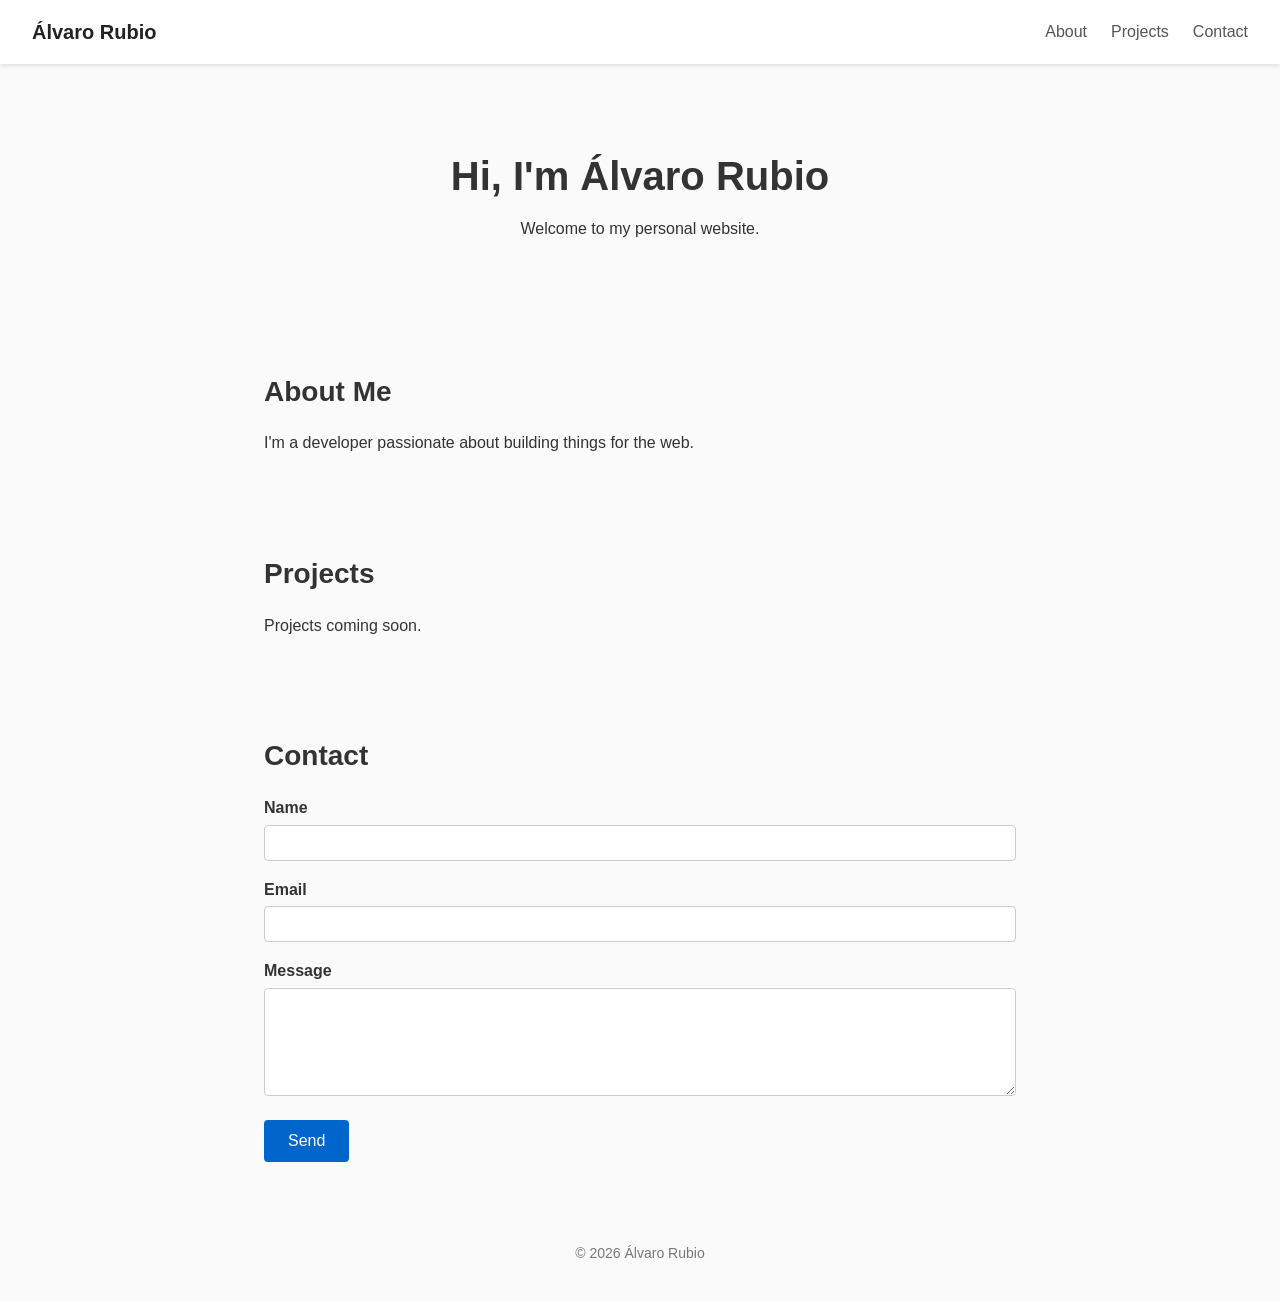
<file: index.html>
<!DOCTYPE html>
<html lang="en">
<head>
  <meta charset="UTF-8">
  <meta name="viewport" content="width=device-width, initial-scale=1.0">
  <title>Álvaro Rubio - Personal Website</title>
  <link rel="stylesheet" href="css/style.css">
</head>
<body>
  <header>
    <nav id="main-nav">
      <div class="nav-brand">Álvaro Rubio</div>
      <!-- TODO: Add mobile hamburger menu for responsive navigation -->
      <ul class="nav-links">
        <li><a href="#about">About</a></li>
        <li><a href="#projects">Projects</a></li>
        <li><a href="#contact">Contact</a></li>
      </ul>
    </nav>
  </header>

  <main>
    <section id="hero">
      <h1>Hi, I'm Álvaro Rubio</h1>
      <p>Welcome to my personal website.</p>
    </section>

    <section id="about">
      <h2>About Me</h2>
      <p>I'm a developer passionate about building things for the web.</p>
    </section>

    <section id="projects">
      <h2>Projects</h2>
      <!-- TODO: Add project cards with image, title, description, and link -->
      <p>Projects coming soon.</p>
    </section>

    <section id="contact">
      <h2>Contact</h2>
      <form id="contact-form" action="#" method="POST">
        <div class="form-group">
          <label for="name">Name</label>
          <input type="text" id="name" name="name" required>
        </div>
        <div class="form-group">
          <label for="email">Email</label>
          <input type="email" id="email" name="email" required>
        </div>
        <div class="form-group">
          <label for="message">Message</label>
          <textarea id="message" name="message" rows="5" required></textarea>
        </div>
        <button type="submit">Send</button>
      </form>
      <!-- TODO: Add client-side form validation with error messages -->
    </section>
  </main>

  <footer>
    <p>&copy; 2026 Álvaro Rubio</p>
    <!-- TODO: Add social media icon links (GitHub, LinkedIn, etc.) -->
  </footer>

  <script src="js/main.js"></script>
</body>
</html>
</file>
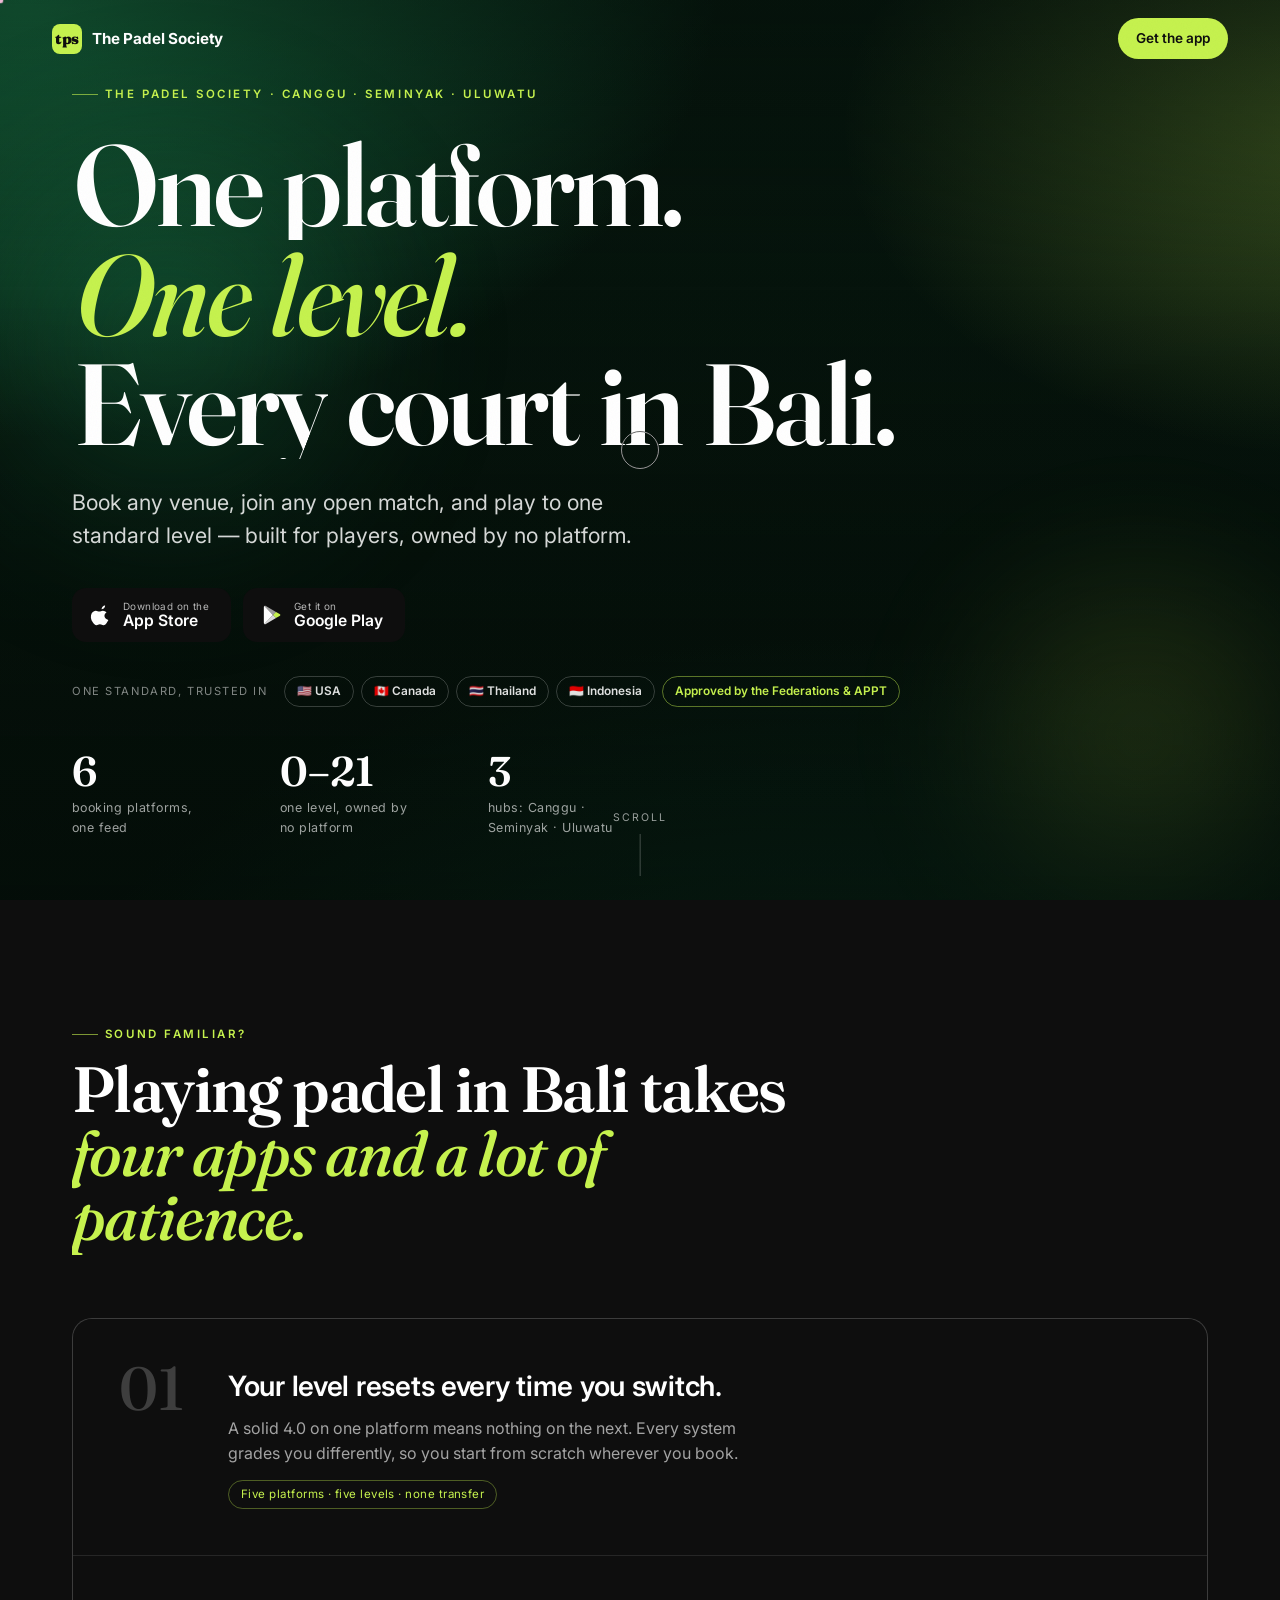
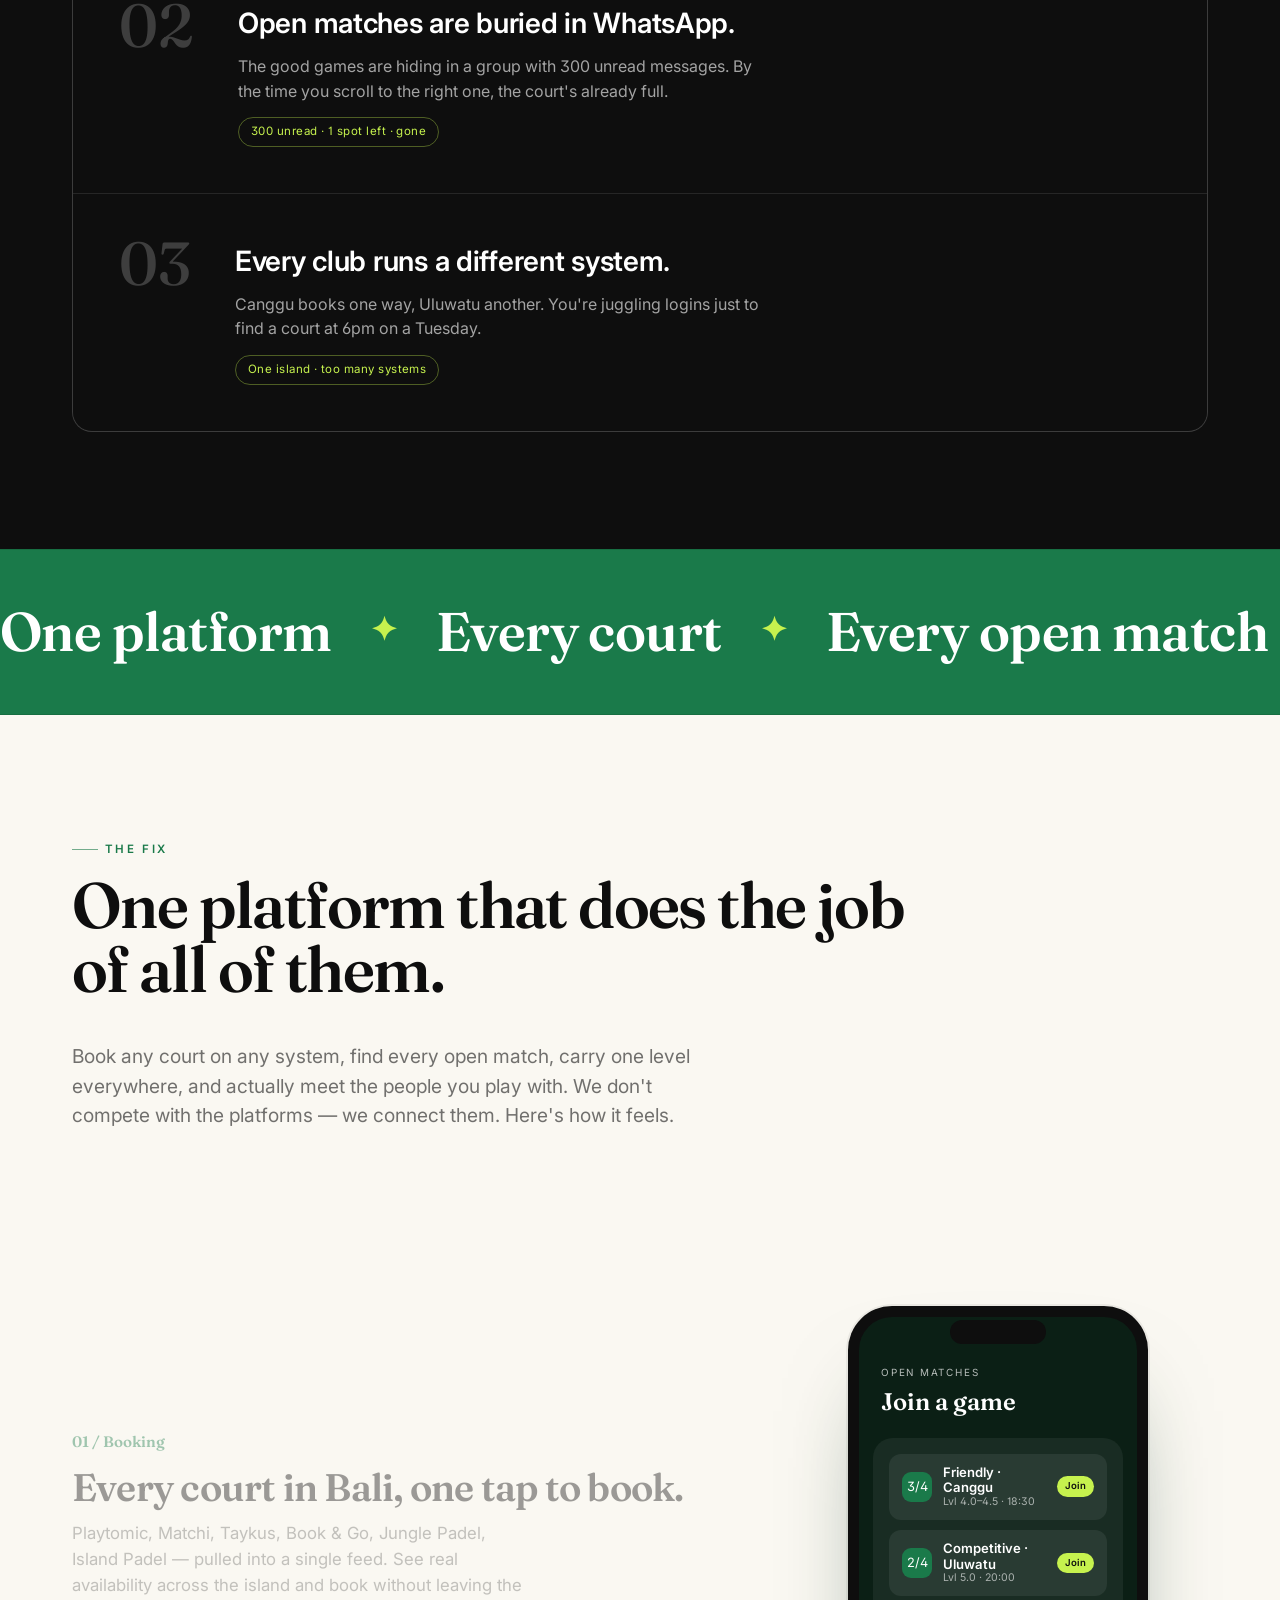
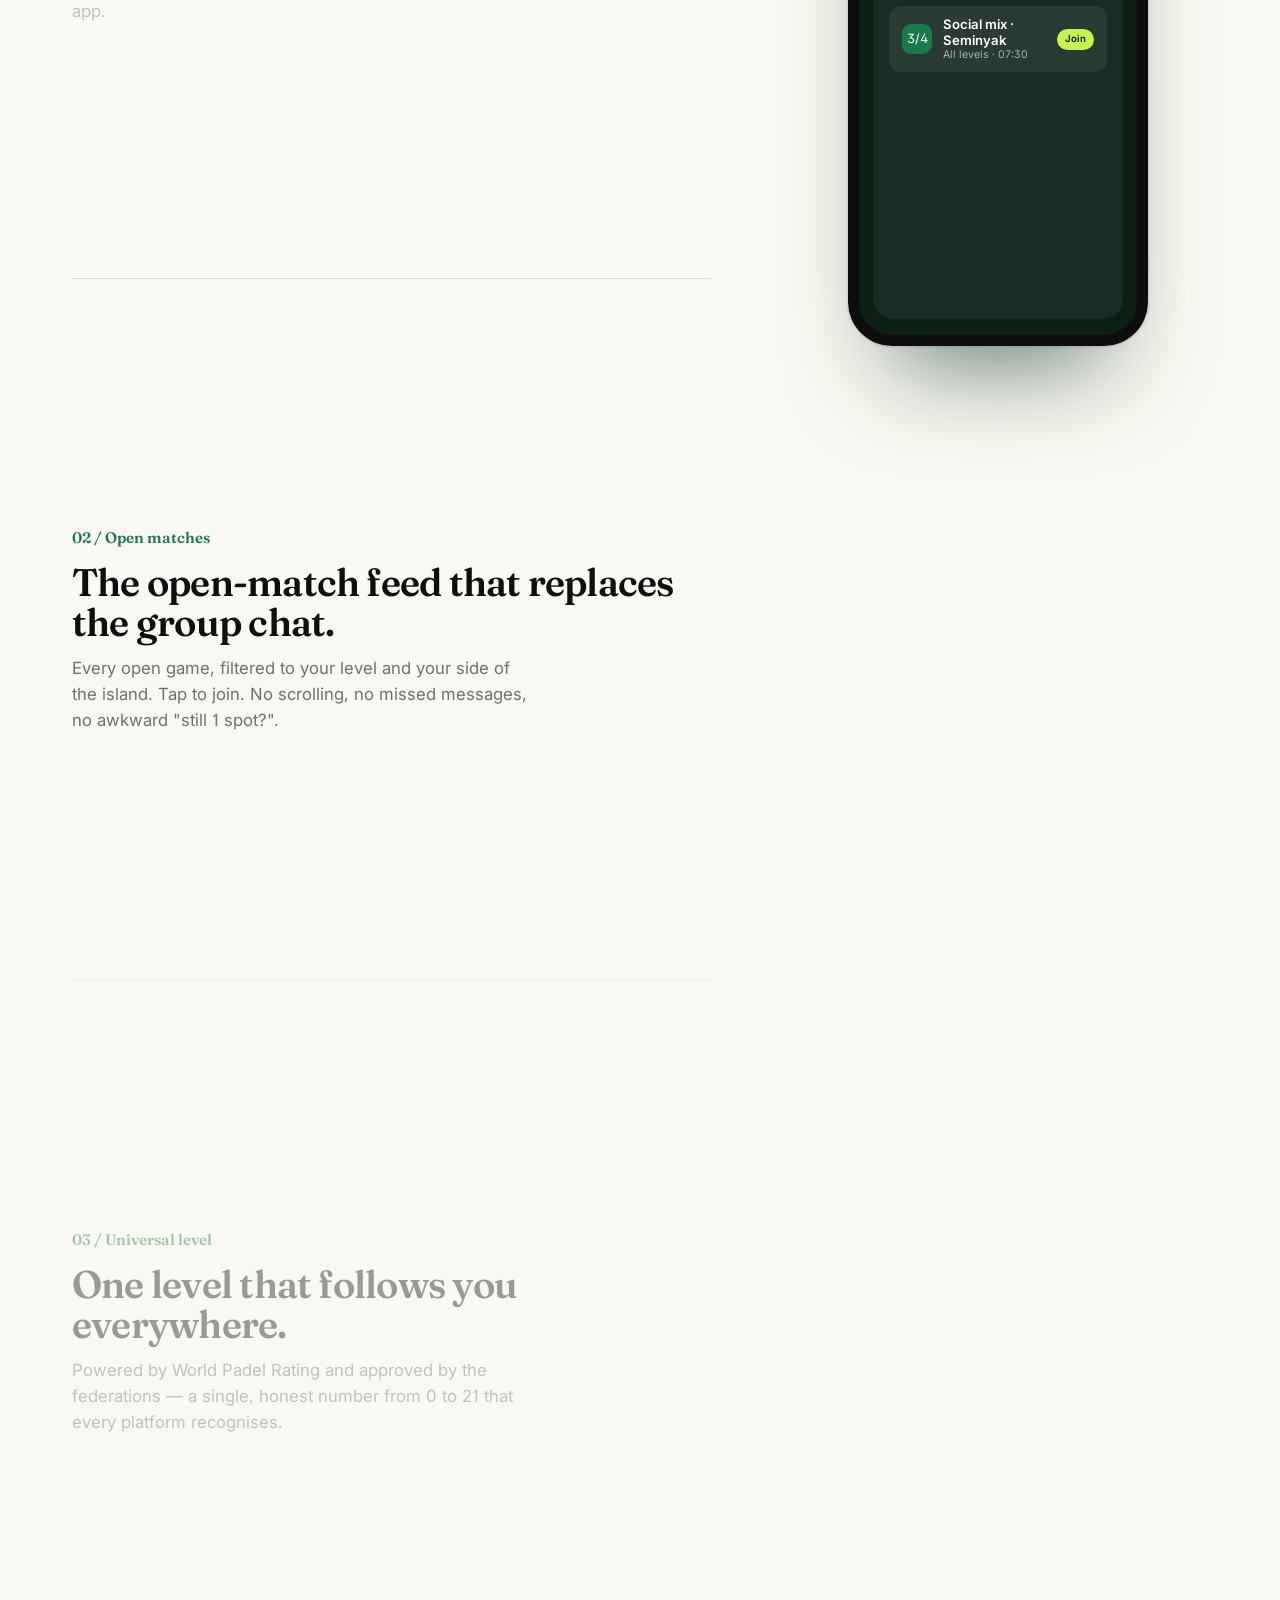
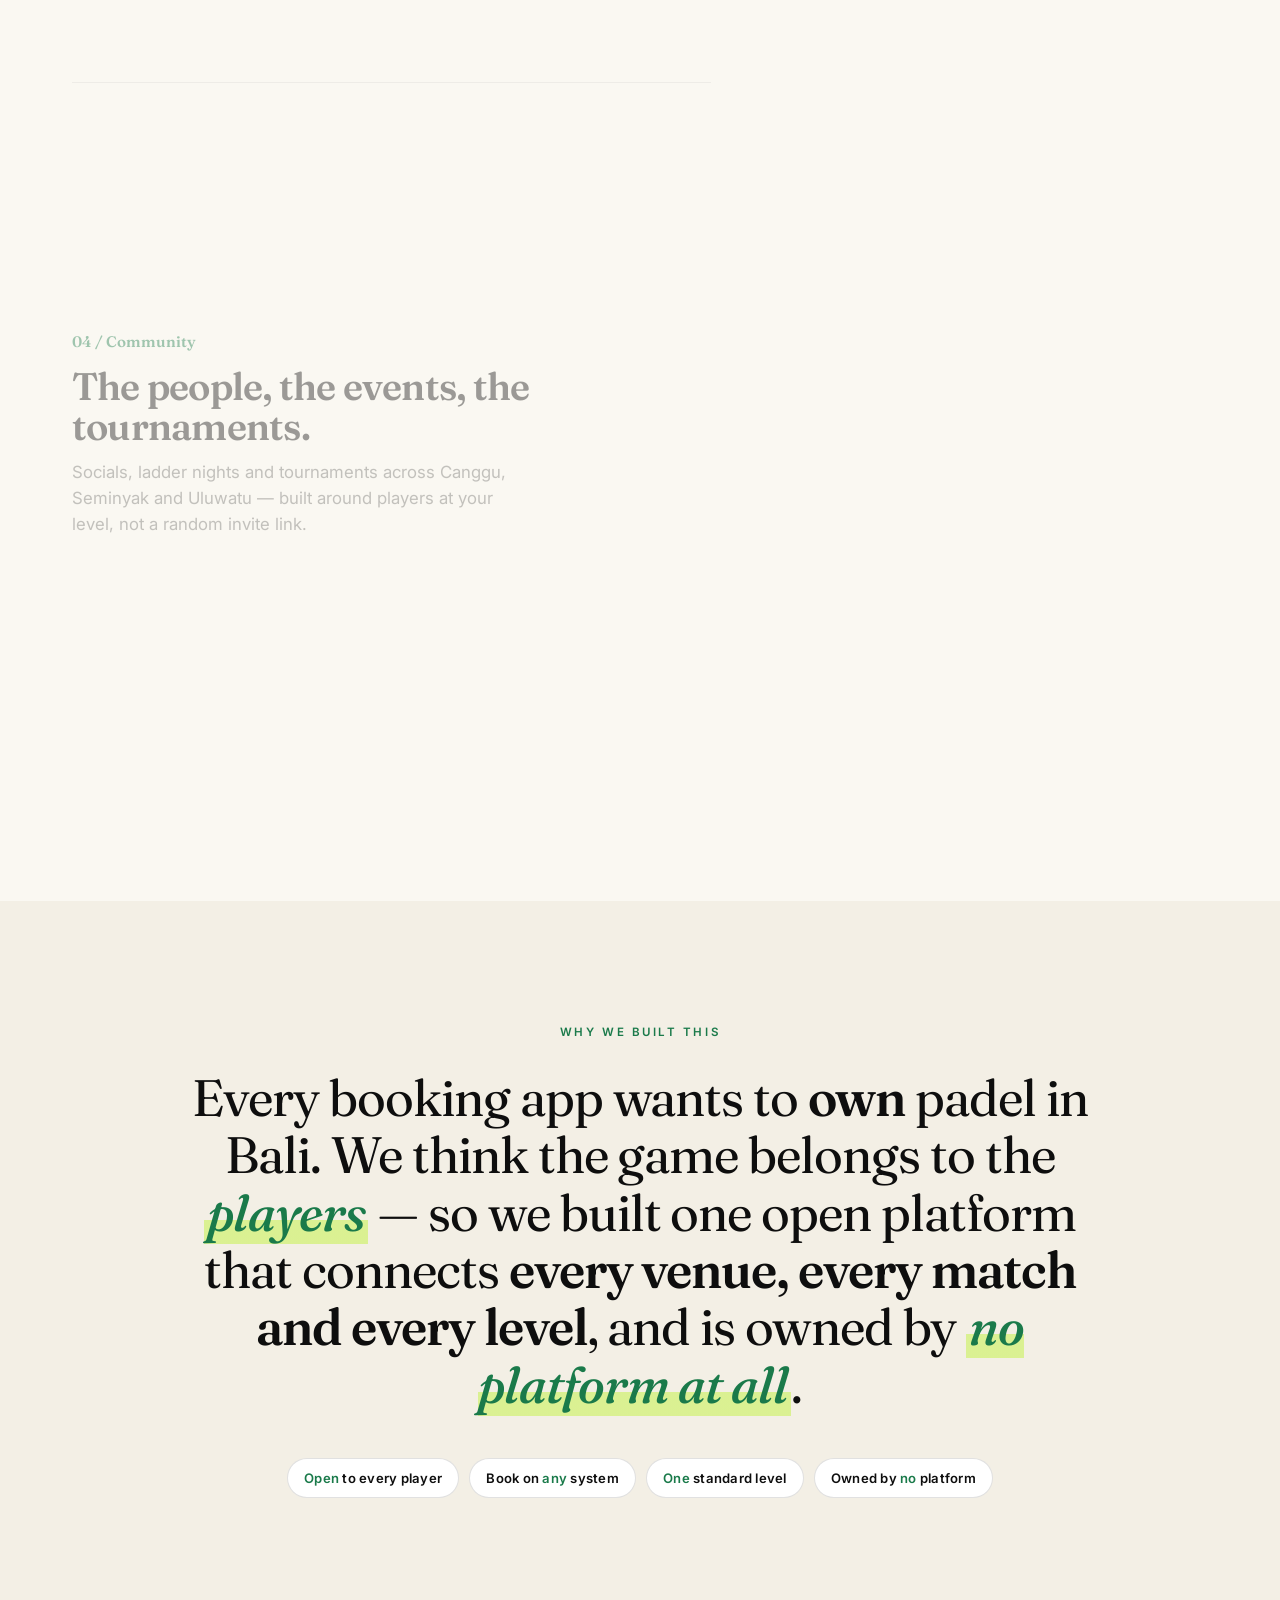
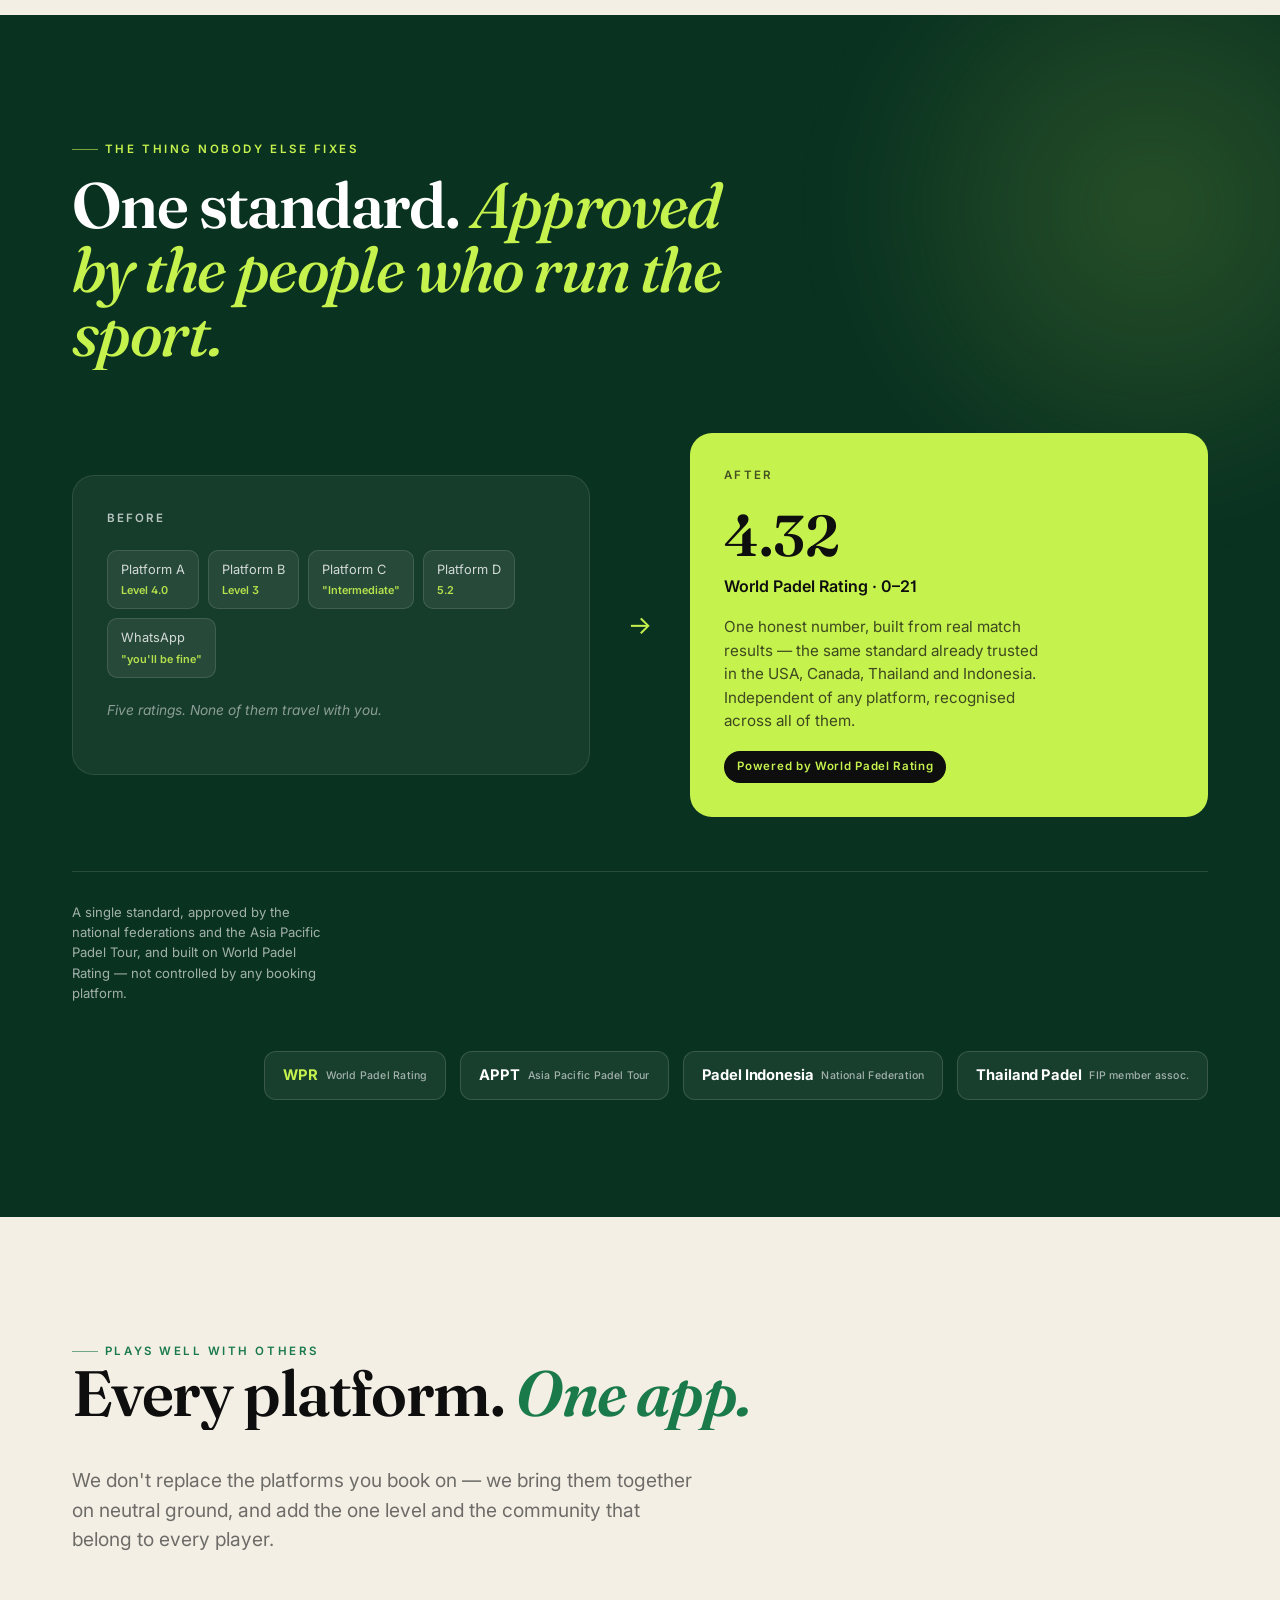
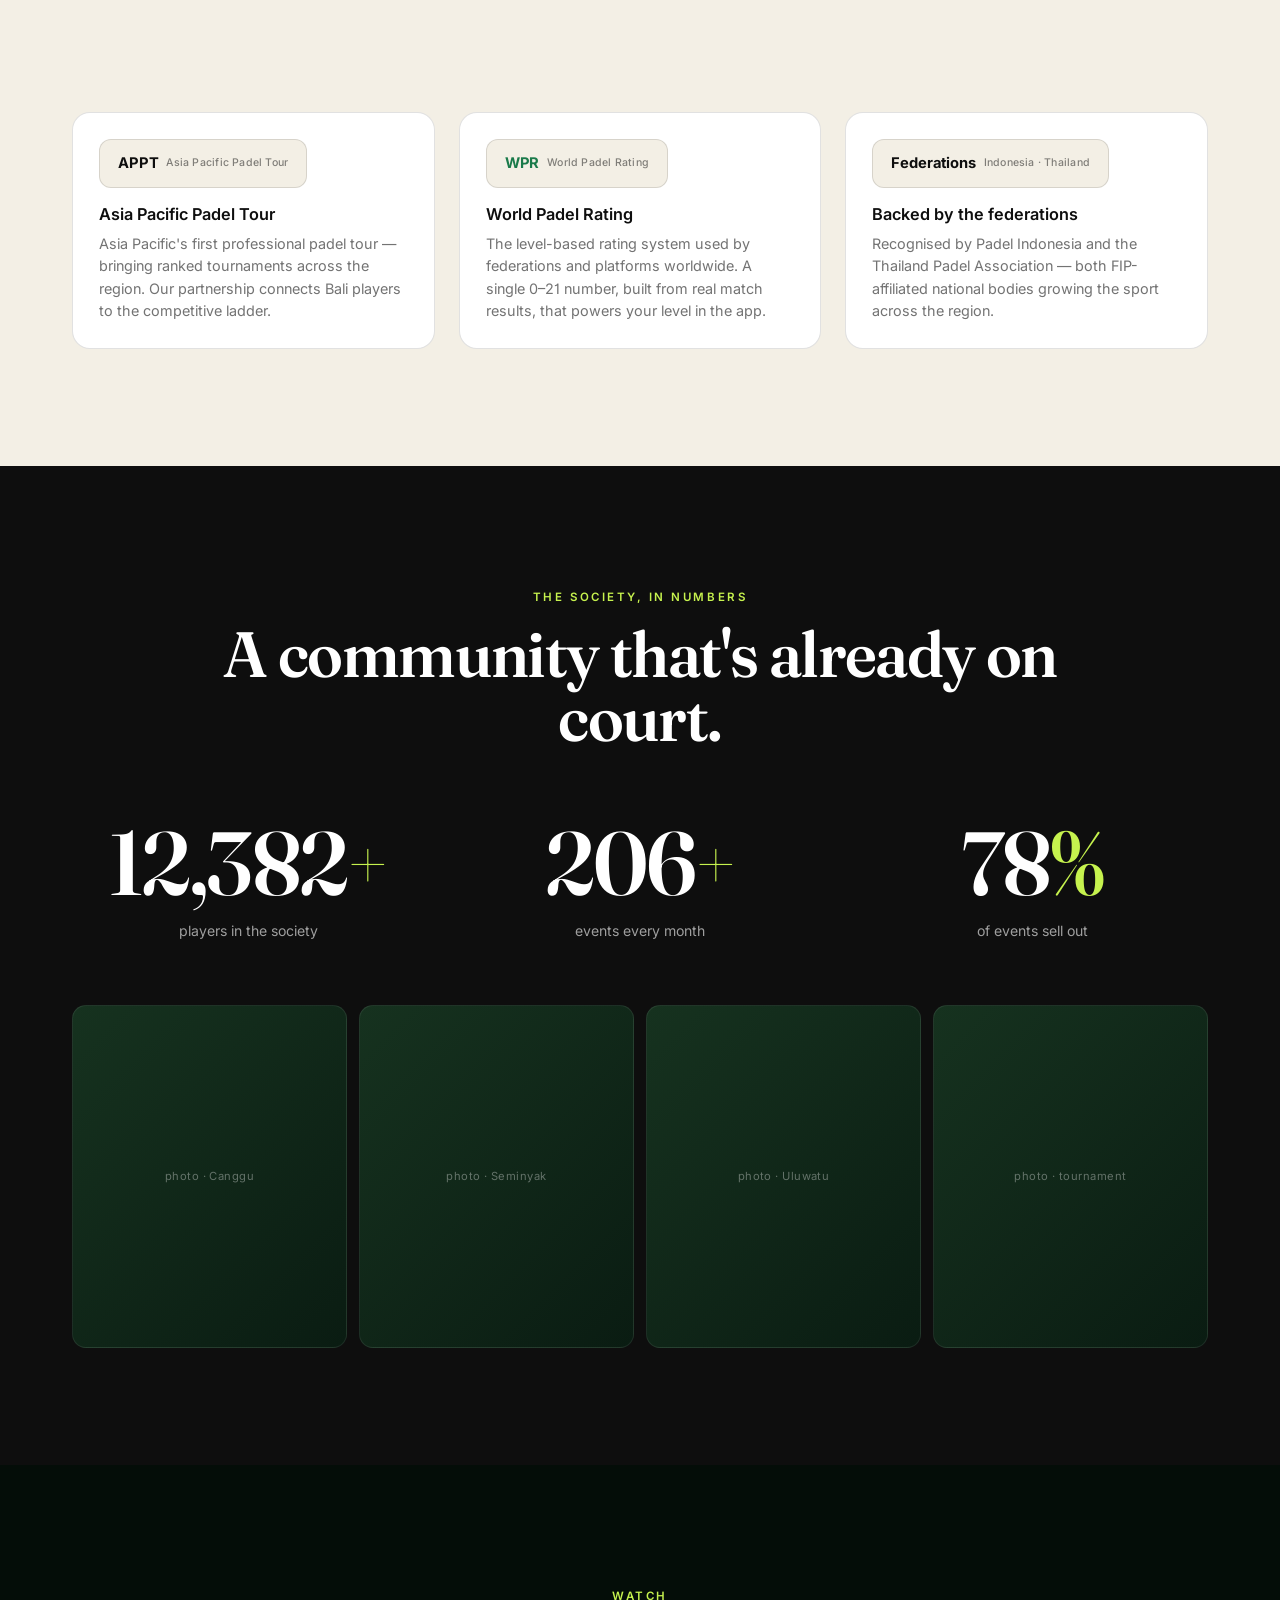
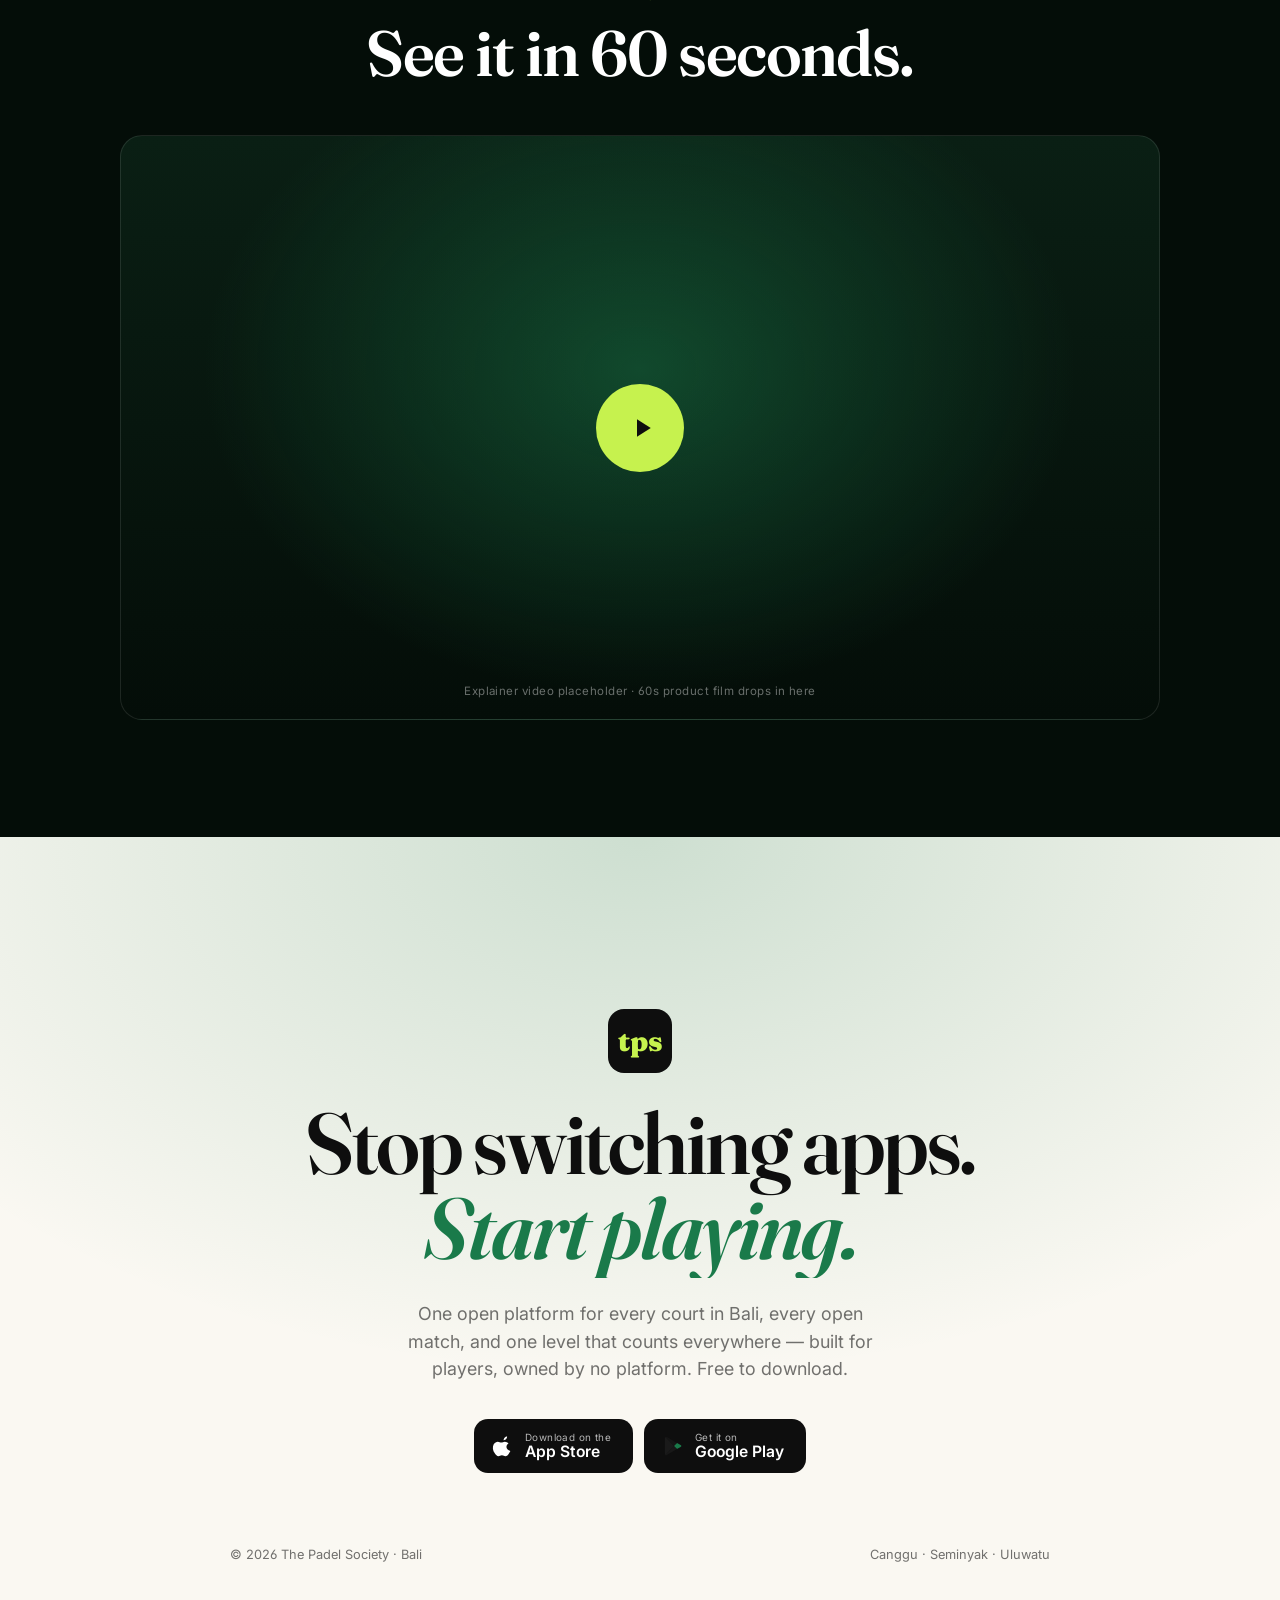
<file: tps-bali-landing.html>
<!DOCTYPE html>
<html lang="en">
<head>
<meta charset="UTF-8" />
<meta name="viewport" content="width=device-width, initial-scale=1.0" />
<title>The Padel Society · Bali — One platform. One level. Every court.</title>
<meta name="description" content="One open platform for every player in Bali. Book any venue on any system, join every open match, and play to one standard level — approved by the federations and APPT, owned by no platform." />

<!--
  =======================================================================
  THE PADEL SOCIETY — BALI LANDING  ·  v3 (awwwards pass)
  Single self-contained file · CSS + vanilla JS only · no libraries
  -----------------------------------------------------------------------
  PLACEHOLDERS TO REPLACE WITH REAL BRAND ASSETS:
  - TPS LOGO:        /Users/Alvaro/Desktop/🎾The padel society/02 TPS - Brand & Logos/New Logo TPS (2026)/TPS Logotype-05.png
  - BRAND GUIDELINES: confirm exact accent + greens (currently Society Green #1a7a4a + lime #c6f24e placeholder)
  - HERO VIDEO:      Bali padel cinematic loop (muted, autoplay)  — animated gradient stands in
  - APP SCREENSHOTS: iPhone mockups (booking / matches / level / community)
  - PARTNER LOGOS:   WPR, APPT, Padel Indonesia, Thailand Padel Association
  - PLATFORM LOGOS:  Playtomic, Matchi, Book & Go, Taykus, Jungle Padel, Island Padel
  - EXPLAINER VIDEO: 60-second product film
  - COMMUNITY PHOTOS: real Bali community shots
  =======================================================================
-->

<link rel="preconnect" href="https://fonts.googleapis.com" />
<link rel="preconnect" href="https://fonts.gstatic.com" crossorigin />
<link href="https://fonts.googleapis.com/css2?family=Fraunces:ital,opsz,wght@0,9..144,300..900;1,9..144,400..700&family=Inter:wght@400;500;600;700&display=swap" rel="stylesheet" />

<style>
/* ============================ TOKENS ============================ */
:root{
  --ink:#0e0e0e;
  --ink-2:#1a1a1a;
  --green:#1a7a4a;          /* Society Green */
  --green-deep:#0a3221;
  --accent:#c6f24e;         /* electric lime — PLACEHOLDER accent, confirm from brand guidelines */
  --cream:#f3efe5;
  --paper:#faf8f2;
  --white:#ffffff;
  --muted:rgba(14,14,14,.58);
  --line:rgba(14,14,14,.12);
  --ease:cubic-bezier(.22,1,.36,1);
  --maxw:1240px;
}

*,*::before,*::after{margin:0;padding:0;box-sizing:border-box}
html{-webkit-text-size-adjust:100%}
html.lenis-ready{scroll-behavior:smooth}
body{
  font-family:"Inter",system-ui,-apple-system,sans-serif;
  background:var(--paper);color:var(--ink);line-height:1.55;overflow-x:hidden;
  font-feature-settings:"ss01","cv01";
}
img{max-width:100%;display:block}
a{color:inherit;text-decoration:none}
::selection{background:var(--accent);color:var(--ink)}

.wrap{max-width:var(--maxw);margin:0 auto;padding:0 clamp(20px,5vw,52px)}
.serif{font-family:"Fraunces",Georgia,serif;font-optical-sizing:auto}

/* global grain */
.grain{position:fixed;inset:0;z-index:120;pointer-events:none;opacity:.05;mix-blend-mode:multiply;
  background-image:url("data:image/svg+xml,%3Csvg xmlns='http://www.w3.org/2000/svg' width='200' height='200'%3E%3Cfilter id='n'%3E%3CfeTurbulence type='fractalNoise' baseFrequency='.8' numOctaves='2' stitchTiles='stitch'/%3E%3C/filter%3E%3Crect width='100%25' height='100%25' filter='url(%23n)'/%3E%3C/svg%3E")}

.eyebrow{font-size:.72rem;font-weight:600;letter-spacing:.22em;text-transform:uppercase;
  display:inline-flex;align-items:center;gap:.6em;color:var(--green)}
.eyebrow::before{content:"";width:26px;height:1px;background:currentColor;opacity:.6}

/* ============================ PRELOADER ============================ */
.pre{position:fixed;inset:0;z-index:200;background:var(--ink);color:var(--white);
  display:flex;align-items:center;justify-content:center;
  /* CSS fallback reveal in case JS is disabled */
  animation:preFallback 0s linear 2.6s forwards}
@keyframes preFallback{to{opacity:0;visibility:hidden;pointer-events:none}}
.pre .inner{text-align:center;overflow:hidden}
.pre .pmark{font-family:"Fraunces",serif;font-weight:900;font-size:clamp(2.4rem,7vw,4.4rem);
  color:var(--accent);line-height:1;letter-spacing:-.02em}
.pre .pname{font-size:.74rem;letter-spacing:.34em;text-transform:uppercase;color:rgba(255,255,255,.6);margin-top:14px}
.pre .pcount{position:absolute;bottom:28px;right:clamp(20px,5vw,52px);
  font-family:"Fraunces",serif;font-size:clamp(2.5rem,9vw,5rem);color:rgba(255,255,255,.14);line-height:1}
.pre .pbar{position:absolute;bottom:0;left:0;height:2px;background:var(--accent);width:0%}
.pre.done{transform:translateY(-100%);transition:transform .9s var(--ease);visibility:hidden}
html.preloading{overflow:hidden}

/* ============================ CURSOR ============================ */
.cur,.cur-r{position:fixed;top:0;left:0;z-index:150;pointer-events:none;border-radius:50%;
  transform:translate(-50%,-50%);will-change:transform;mix-blend-mode:difference}
.cur{width:7px;height:7px;background:#fff}
.cur-r{width:38px;height:38px;border:1px solid rgba(255,255,255,.6);transition:width .25s var(--ease),height .25s var(--ease),background .25s,border-color .25s}
.cur-r.grow{width:64px;height:64px;background:rgba(255,255,255,.12);border-color:transparent}
body.has-cursor{cursor:none}
body.has-cursor a,body.has-cursor button,body.has-cursor [data-cur]{cursor:none}
@media(hover:none),(pointer:coarse){.cur,.cur-r{display:none!important}}

/* scroll progress */
.prog{position:fixed;top:0;left:0;height:3px;background:var(--accent);width:0;z-index:130;transition:width .1s linear}

/* ============================ BUTTONS ============================ */
.stores{display:flex;flex-wrap:wrap;gap:12px}
.store{display:inline-flex;align-items:center;gap:11px;padding:13px 22px 13px 18px;border-radius:14px;
  background:var(--ink);color:var(--white);transition:transform .35s var(--ease),box-shadow .35s;will-change:transform}
.store:hover{box-shadow:0 18px 44px -18px rgba(0,0,0,.6)}
.store svg{width:22px;height:22px;flex:0 0 auto}
.store .lbl{display:flex;flex-direction:column;line-height:1.1;text-align:left}
.store .lbl small{font-size:.62rem;opacity:.7;letter-spacing:.04em}
.store .lbl span{font-size:.98rem;font-weight:600}

/* ============================ NAV ============================ */
.nav{position:fixed;top:0;left:0;right:0;z-index:90;display:flex;align-items:center;justify-content:space-between;
  padding:18px clamp(20px,5vw,52px);transition:background .4s var(--ease),backdrop-filter .4s,padding .4s,border-color .4s;
  border-bottom:1px solid transparent}
.nav.scrolled{background:rgba(250,248,242,.78);backdrop-filter:blur(16px) saturate(1.4);
  border-bottom:1px solid var(--line);padding:12px clamp(20px,5vw,52px)}
/* TPS LOGO placeholder — replace mark + wordmark with TPS Logotype-05.png */
.brand{display:flex;align-items:center;gap:10px;font-weight:700;letter-spacing:-.01em;color:var(--white);transition:color .4s}
.nav.scrolled .brand{color:var(--ink)}
.brand .mark{width:30px;height:30px;border-radius:8px;flex:0 0 auto;background:var(--accent);color:var(--ink);
  display:grid;place-items:center;font-family:"Fraunces",serif;font-weight:900;font-size:15px}
.brand .name{font-size:.95rem}
.nav-cta{font-size:.85rem;font-weight:600;padding:10px 18px;border-radius:100px;background:var(--accent);color:var(--ink);
  transition:transform .3s var(--ease)}
.nav-cta:hover{transform:translateY(-2px)}
@media(max-width:560px){.nav-cta{display:none}}

/* ============================ HERO ============================ */
.hero{position:relative;min-height:100svh;display:flex;align-items:flex-end;color:var(--white);
  overflow:hidden;isolation:isolate;padding-bottom:clamp(40px,7vh,90px)}
/* HERO VIDEO placeholder — animated gradient + glow orbs stand in for Bali padel loop */
.hero-bg{position:absolute;inset:0;z-index:-3;background:#05130c}
.hero-bg::before{content:"";position:absolute;inset:-25%;
  background:radial-gradient(60% 55% at 18% 16%,rgba(26,122,74,.9),transparent 60%),
    radial-gradient(50% 45% at 88% 26%,rgba(198,242,78,.28),transparent 55%),
    radial-gradient(70% 60% at 60% 100%,rgba(10,50,33,.95),transparent 60%),
    linear-gradient(180deg,#07180f,#040d08);
  animation:drift 24s ease-in-out infinite alternate}
@keyframes drift{0%{transform:translate3d(-3%,-2%,0) scale(1.05)}100%{transform:translate3d(3%,2%,0) scale(1.13)}}
.orb{position:absolute;border-radius:50%;filter:blur(60px);z-index:-2;opacity:.5;will-change:transform}
.orb.a{width:42vw;height:42vw;left:-8vw;top:8vh;background:radial-gradient(circle,rgba(26,122,74,.8),transparent 70%)}
.orb.b{width:34vw;height:34vw;right:-6vw;bottom:-6vh;background:radial-gradient(circle,rgba(198,242,78,.5),transparent 70%)}
.hero::after{content:"";position:absolute;inset:0;z-index:-1;
  background:linear-gradient(180deg,rgba(4,13,8,.4) 0%,transparent 32%,rgba(4,13,8,.55) 100%)}

.hero-inner{width:100%;max-width:var(--maxw);margin:0 auto;padding:0 clamp(20px,5vw,52px)}
.hero .eyebrow{color:var(--accent);margin-bottom:clamp(18px,3vh,30px)}
.hero h1{font-family:"Fraunces",serif;font-weight:600;font-size:clamp(2.9rem,9vw,7.2rem);
  line-height:.95;letter-spacing:-.025em;max-width:15ch;margin-bottom:clamp(20px,3vh,30px)}
.hero h1 .em{font-style:italic;color:var(--accent);font-weight:500}
.hero h1 .w{display:inline-block;overflow:hidden;vertical-align:top;padding:0 .02em}
.hero h1 .w>span{display:inline-block;transform:translateY(112%);opacity:0;animation:rise .95s var(--ease) forwards}
@keyframes rise{to{transform:translateY(0);opacity:1}}
.hero p.sub{font-size:clamp(1.02rem,1.7vw,1.34rem);max-width:48ch;color:rgba(255,255,255,.84);
  margin-bottom:clamp(26px,4vh,38px);opacity:0;animation:fade 1s var(--ease) .95s forwards}
@keyframes fade{to{opacity:1}}
.hero-actions{opacity:0;animation:fade 1s var(--ease) 1.15s forwards}

.hero-trust{display:flex;align-items:center;gap:12px 16px;flex-wrap:wrap;margin-top:clamp(24px,4vh,34px);
  opacity:0;animation:fade 1s var(--ease) 1.3s forwards}
.hero-trust .t-label{font-size:.7rem;letter-spacing:.14em;text-transform:uppercase;color:rgba(255,255,255,.5)}
.hero-trust .t-flags{display:flex;gap:7px;flex-wrap:wrap}
.hero-trust .t-flags span{font-size:.74rem;font-weight:600;color:rgba(255,255,255,.88);
  padding:5px 12px;border:1px solid rgba(255,255,255,.2);border-radius:100px;white-space:nowrap}
.hero-trust .t-flags span.endorse{border-color:rgba(198,242,78,.45);color:var(--accent)}

.hero-stats{display:flex;gap:clamp(22px,5vw,64px);margin-top:clamp(28px,5vh,44px);flex-wrap:wrap;
  opacity:0;animation:fade 1s var(--ease) 1.45s forwards}
.hero-stats .stat .n{font-family:"Fraunces",serif;font-size:clamp(1.7rem,3.4vw,2.6rem);font-weight:600;line-height:1}
.hero-stats .stat .l{font-size:.78rem;letter-spacing:.04em;color:rgba(255,255,255,.62);margin-top:6px;max-width:18ch}

.scroll-ind{position:absolute;bottom:24px;left:50%;transform:translateX(-50%);z-index:2;
  display:flex;flex-direction:column;align-items:center;gap:8px;color:rgba(255,255,255,.6);
  font-size:.66rem;letter-spacing:.2em;text-transform:uppercase;opacity:0;animation:fade 1s var(--ease) 1.6s forwards}
.scroll-ind .track{width:1px;height:42px;background:rgba(255,255,255,.25);position:relative;overflow:hidden}
.scroll-ind .track::after{content:"";position:absolute;top:-50%;left:0;width:100%;height:50%;
  background:var(--accent);animation:scrolldot 2s ease-in-out infinite}
@keyframes scrolldot{0%{top:-50%}60%,100%{top:100%}}
@media(max-width:560px){.scroll-ind{display:none}}

/* ============================ REVEALS ============================ */
.reveal{opacity:0;transform:translateY(34px);transition:opacity .9s var(--ease),transform .9s var(--ease)}
.reveal.in{opacity:1;transform:none}
.reveal.d1{transition-delay:.08s}.reveal.d2{transition-delay:.16s}
.reveal.d3{transition-delay:.24s}.reveal.d4{transition-delay:.32s}
/* line-mask reveal for big headings (keeps inner <em> intact) */
.lineup{overflow:hidden;padding-bottom:.08em}
.lineup .inner{display:block;transform:translateY(108%);transition:transform 1s var(--ease)}
.lineup.in .inner{transform:none}
@media(prefers-reduced-motion:reduce){
  .reveal,.lineup .inner{opacity:1;transform:none;transition:none}
  .hero h1 .w>span,.hero p.sub,.hero-actions,.hero-trust,.hero-stats,.scroll-ind{opacity:1;animation:none;transform:none}
}

/* ============================ SECTION SHELL ============================ */
section{position:relative}
.sec{padding:clamp(84px,13vh,156px) 0}
.sec h2{font-family:"Fraunces",serif;font-weight:600;letter-spacing:-.025em;line-height:1.0;
  font-size:clamp(2.1rem,5.6vw,4rem)}
.lead{font-size:clamp(1.02rem,1.5vw,1.24rem);color:var(--muted);max-width:52ch}

/* ===================== PROBLEM ===================== */
.problem{background:var(--ink);color:var(--white)}
.problem .eyebrow{color:var(--accent)}
.problem h2{max-width:18ch;margin:14px 0 0}
.problem h2 em{font-style:italic;color:var(--accent);font-weight:500}
.pains{margin-top:clamp(46px,7vh,74px);display:grid;gap:1px;background:rgba(255,255,255,.1);
  border:1px solid rgba(255,255,255,.1);border-radius:20px;overflow:hidden}
.pain{background:var(--ink);padding:clamp(28px,4vw,46px);display:grid;grid-template-columns:auto 1fr;
  gap:clamp(20px,4vw,44px);align-items:start;transition:background .4s}
.pain:hover{background:#141414}
.pain .idx{font-family:"Fraunces",serif;font-size:clamp(2.4rem,5vw,3.8rem);font-weight:500;
  color:rgba(255,255,255,.2);line-height:.8}
.pain h3{font-size:clamp(1.2rem,2.4vw,1.75rem);font-weight:600;letter-spacing:-.01em;margin-bottom:8px}
.pain p{color:rgba(255,255,255,.62);max-width:54ch}
.pain .tag{display:inline-block;margin-top:14px;font-size:.72rem;letter-spacing:.04em;color:var(--accent);
  border:1px solid rgba(198,242,78,.35);padding:5px 12px;border-radius:100px}
@media(max-width:640px){.pain{grid-template-columns:1fr;gap:10px}.pain .idx{font-size:2rem}}

/* ===================== KINETIC BAND ===================== */
.band{background:var(--green);color:var(--white);padding:clamp(22px,4vw,40px) 0;overflow:hidden;
  border-top:1px solid rgba(0,0,0,.1);border-bottom:1px solid rgba(0,0,0,.1)}
.band .track{display:flex;gap:0;width:max-content;animation:march 34s linear infinite}
.band:hover .track{animation-play-state:paused}
.band .track .it{font-family:"Fraunces",serif;font-weight:600;font-size:clamp(1.8rem,5vw,3.4rem);
  letter-spacing:-.01em;white-space:nowrap;display:inline-flex;align-items:center}
.band .track .it::after{content:"✦";color:var(--accent);font-size:.6em;margin:0 clamp(20px,3vw,40px);transform:translateY(-.1em)}
@keyframes march{to{transform:translateX(-50%)}}

/* ===================== SOLUTION / STICKY PHONE ===================== */
.solution{background:var(--paper)}
.sticky-stage{display:grid;grid-template-columns:1fr minmax(280px,420px);gap:clamp(30px,6vw,84px);
  align-items:start;margin-top:clamp(30px,5vh,50px)}
.phone-col{position:sticky;top:0;height:100svh;display:flex;align-items:center;justify-content:center}
/* APP SCREENSHOTS placeholder — iPhone mockup frame holds cross-fading screens */
.phone{position:relative;width:clamp(230px,26vw,300px);aspect-ratio:9/19.2;background:var(--ink);
  border-radius:44px;padding:11px;box-shadow:0 60px 100px -45px rgba(10,50,33,.65),0 0 0 2px rgba(0,0,0,.06)}
.phone::before{content:"";position:absolute;top:14px;left:50%;transform:translateX(-50%);
  width:96px;height:24px;background:var(--ink);border-radius:100px;z-index:3}
.phone .screen{position:relative;width:100%;height:100%;border-radius:33px;overflow:hidden;background:#0b1f15}
.screens-track .scr{position:absolute;inset:0;opacity:0;transition:opacity .6s var(--ease),transform .6s var(--ease);
  transform:scale(1.04);display:flex;flex-direction:column}
.screens-track .scr.active{opacity:1;transform:none}
.scr .scr-top{padding:48px 22px 16px;color:#fff}
.scr .scr-top .k{font-size:.62rem;letter-spacing:.18em;text-transform:uppercase;opacity:.7}
.scr .scr-top h4{font-family:"Fraunces",serif;font-size:1.5rem;font-weight:600;margin-top:8px;line-height:1.05}
.scr .scr-body{flex:1;margin:8px 14px 16px;background:rgba(255,255,255,.06);border-radius:20px;
  padding:16px;display:flex;flex-direction:column;gap:10px}
.scr .row{background:rgba(255,255,255,.07);border-radius:12px;padding:11px 13px;color:#fff;display:flex;align-items:center;gap:11px}
.scr .row .dot{width:30px;height:30px;border-radius:9px;background:var(--green);flex:0 0 auto;display:grid;place-items:center;font-size:.8rem}
.scr .row .meta{display:flex;flex-direction:column;line-height:1.2}
.scr .row .meta b{font-size:.82rem;font-weight:600}
.scr .row .meta small{font-size:.66rem;opacity:.6}
.scr .row .pill{margin-left:auto;font-size:.6rem;background:var(--accent);color:var(--ink);padding:3px 8px;border-radius:100px;font-weight:600}
.scr.s-level{background:linear-gradient(180deg,#0a3221,#05130c)}
.scr.s-level .ring{margin:14px auto 4px;width:120px;height:120px;border-radius:50%;
  background:conic-gradient(var(--accent) 72%,rgba(255,255,255,.12) 0);display:grid;place-items:center}
.scr.s-level .ring i{width:96px;height:96px;border-radius:50%;background:#0a2a1a;display:grid;place-items:center;
  font-family:"Fraunces",serif;font-size:1.6rem;color:#fff;font-style:normal}

.steps-col{display:flex;flex-direction:column}
.step{min-height:78vh;display:flex;flex-direction:column;justify-content:center;padding:clamp(20px,4vh,40px) 0;
  border-top:1px solid var(--line);opacity:.4;transition:opacity .5s}
.step:first-child{border-top:none}
.step.on{opacity:1}
.step .num{font-family:"Fraunces",serif;color:var(--green);font-size:.95rem;font-weight:600;margin-bottom:14px}
.step h3{font-family:"Fraunces",serif;font-size:clamp(1.6rem,3vw,2.5rem);font-weight:600;letter-spacing:-.02em;line-height:1.04;margin-bottom:12px}
.step p{color:var(--muted);max-width:42ch;font-size:1.05rem}
@media(max-width:860px){
  .sticky-stage{grid-template-columns:1fr}
  .phone-col{position:sticky;top:0;height:auto;order:-1;padding:24px 0 8px}
  .phone{width:clamp(190px,52vw,230px)}
  .step{min-height:auto;padding:34px 0;opacity:1}
}

/* ===================== MANIFESTO ===================== */
.manifesto{background:var(--cream);text-align:center;overflow:hidden}
.manifesto .wrap{max-width:1040px}
.manifesto .eyebrow{color:var(--green);justify-content:center}.manifesto .eyebrow::before{display:none}
.manifesto p.statement{font-family:"Fraunces",serif;font-weight:400;letter-spacing:-.02em;line-height:1.12;
  font-size:clamp(1.7rem,4.6vw,3.2rem);margin-top:26px}
.manifesto p.statement b{font-weight:600}
.manifesto p.statement .hl{font-style:italic;color:var(--green);font-weight:500;
  background:linear-gradient(transparent 62%,rgba(198,242,78,.55) 62%);padding:0 .06em}
.manifesto .creed{display:flex;flex-wrap:wrap;justify-content:center;gap:10px;margin-top:clamp(34px,5vh,48px)}
.manifesto .creed span{font-size:.82rem;font-weight:600;letter-spacing:.02em;padding:9px 16px;border-radius:100px;
  background:var(--white);border:1px solid var(--line)}
.manifesto .creed span i{font-style:normal;color:var(--green)}

/* ===================== UNIVERSAL LEVEL ===================== */
.level{background:var(--green-deep);color:var(--white);overflow:hidden}
.level::before{content:"";position:absolute;width:50vw;height:50vw;right:-15vw;top:-10vw;border-radius:50%;
  background:radial-gradient(circle,rgba(198,242,78,.16),transparent 70%);filter:blur(40px);pointer-events:none}
.level .eyebrow{color:var(--accent)}
.level h2{max-width:17ch;margin-top:14px}
.level h2 em{font-style:italic;color:var(--accent);font-weight:500}
.ba{display:grid;grid-template-columns:1fr auto 1fr;gap:clamp(18px,3vw,40px);align-items:center;margin-top:clamp(46px,7vh,72px)}
.ba .card{border-radius:22px;padding:clamp(22px,3vw,34px);min-height:300px;position:relative}
.ba .before{background:rgba(255,255,255,.05);border:1px solid rgba(255,255,255,.1)}
.ba .after{background:var(--accent);color:var(--ink)}
.ba .card .cap{font-size:.72rem;letter-spacing:.18em;text-transform:uppercase;font-weight:600;opacity:.7}
.ba .before .chips{display:flex;flex-wrap:wrap;gap:9px;margin-top:22px}
.ba .before .chip{font-size:.8rem;padding:9px 13px;border-radius:10px;background:rgba(255,255,255,.07);
  border:1px solid rgba(255,255,255,.12);color:rgba(255,255,255,.8)}
.ba .before .chip b{display:block;font-size:.68rem;color:var(--accent);font-weight:600;margin-top:3px;opacity:.9}
.ba .before .none{margin-top:22px;color:rgba(255,255,255,.5);font-size:.86rem;font-style:italic}
.ba .arrow{display:grid;place-items:center;color:var(--accent);font-size:1.6rem}
.ba .after h3{font-family:"Fraunces",serif;font-size:clamp(2.6rem,5vw,3.6rem);font-weight:600;line-height:1;margin-top:22px}
.ba .after .scale{margin-top:10px;font-weight:600}
.ba .after p{margin-top:16px;max-width:32ch;color:rgba(14,14,14,.74);font-size:.95rem}
.ba .after .wpr-tag{display:inline-block;margin-top:18px;background:var(--ink);color:var(--accent);
  font-size:.72rem;font-weight:600;letter-spacing:.06em;padding:7px 13px;border-radius:100px}
.level-foot{display:flex;flex-wrap:wrap;align-items:center;gap:clamp(20px,4vw,48px);margin-top:clamp(40px,6vh,64px);
  padding-top:30px;border-top:1px solid rgba(255,255,255,.12);position:relative}
.level-foot .endorse{font-size:.82rem;color:rgba(255,255,255,.62);max-width:32ch}
.fed-logos{display:flex;flex-wrap:wrap;gap:14px;margin-left:auto}
@media(max-width:760px){.ba{grid-template-columns:1fr}.ba .arrow{transform:rotate(90deg);padding:6px 0}.fed-logos{margin-left:0}}

/* logo placeholder chips */
.logo-ph{display:inline-flex;align-items:center;gap:8px;padding:12px 18px;border-radius:12px;font-weight:700;
  letter-spacing:-.01em;font-size:.92rem;white-space:nowrap;background:rgba(255,255,255,.06);
  border:1px solid rgba(255,255,255,.14);color:#fff}
.logo-ph .sub{font-weight:500;font-size:.66rem;opacity:.6;letter-spacing:.02em}
.logo-ph .gl{color:var(--accent)}

/* ===================== PARTNERS ===================== */
.partners{background:var(--cream)}
.partners h2 em{font-style:italic;color:var(--green)}
.marquee{margin-top:clamp(40px,6vh,60px);overflow:hidden;
  -webkit-mask-image:linear-gradient(90deg,transparent,#000 8%,#000 92%,transparent);
          mask-image:linear-gradient(90deg,transparent,#000 8%,#000 92%,transparent)}
.marquee .track{display:flex;gap:18px;width:max-content;animation:march 30s linear infinite}
.marquee:hover .track{animation-play-state:paused}
.logo-ph.light{background:var(--white);border:1px solid var(--line);color:var(--ink)}
.logo-ph.light .gl{color:var(--green)}.logo-ph.light .sub{opacity:.5;color:var(--ink)}
.partner-note{margin-top:clamp(40px,6vh,60px);display:grid;grid-template-columns:repeat(auto-fit,minmax(230px,1fr));gap:24px}
.pcard{background:var(--white);border:1px solid var(--line);border-radius:18px;padding:26px;transition:transform .4s var(--ease),box-shadow .4s}
.pcard:hover{transform:translateY(-4px);box-shadow:0 24px 50px -30px rgba(0,0,0,.25)}
.pcard .ph-row{margin-bottom:14px}
.pcard .logo-ph.light{background:var(--cream)}
.pcard h4{font-size:1.02rem;font-weight:600;margin-bottom:6px}
.pcard p{font-size:.9rem;color:var(--muted)}

/* ===================== SOCIAL ===================== */
.social{background:var(--ink);color:var(--white);text-align:center}
.social .eyebrow{color:var(--accent);justify-content:center}.social .eyebrow::before{display:none}
.social h2{max-width:20ch;margin:14px auto 0}
.counters{display:grid;grid-template-columns:repeat(3,1fr);gap:clamp(24px,4vw,40px);margin-top:clamp(46px,7vh,74px)}
.counter .n{font-family:"Fraunces",serif;font-weight:600;line-height:1;font-size:clamp(2.6rem,8vw,5.6rem);letter-spacing:-.02em}
.counter .n .suf{color:var(--accent)}
.counter .l{margin-top:12px;color:rgba(255,255,255,.6);font-size:.88rem}
/* COMMUNITY PHOTOS placeholder */
.photo-strip{display:grid;grid-template-columns:repeat(4,1fr);gap:12px;margin-top:clamp(46px,7vh,72px)}
.photo-strip .ph{aspect-ratio:4/5;border-radius:14px;background:linear-gradient(135deg,#16321f,#0a1c12);
  border:1px solid rgba(255,255,255,.08);display:grid;place-items:center;color:rgba(255,255,255,.35);font-size:.7rem;letter-spacing:.04em}
@media(max-width:680px){.counters{grid-template-columns:1fr;gap:36px}.photo-strip{grid-template-columns:repeat(2,1fr)}}

/* ===================== VIDEO ===================== */
.video{background:#040d08;color:var(--white);text-align:center}
.video .eyebrow{color:var(--accent);justify-content:center}.video .eyebrow::before{display:none}
.video h2{max-width:18ch;margin:14px auto clamp(34px,5vh,50px)}
/* EXPLAINER VIDEO placeholder */
.video-frame{max-width:1040px;margin:0 auto;aspect-ratio:16/9;border-radius:22px;overflow:hidden;position:relative;
  background:radial-gradient(60% 80% at 50% 40%,rgba(26,122,74,.5),transparent 70%),linear-gradient(180deg,#0a1f14,#040d08);
  border:1px solid rgba(255,255,255,.1);display:grid;place-items:center}
.video-frame .play{width:88px;height:88px;border-radius:50%;background:var(--accent);display:grid;place-items:center;
  transition:transform .4s var(--ease),box-shadow .4s}
.video-frame:hover .play{transform:scale(1.08);box-shadow:0 0 0 16px rgba(198,242,78,.12)}
.video-frame .play svg{width:30px;height:30px;margin-left:4px;fill:var(--ink)}
.video-frame .ph-label{position:absolute;bottom:18px;left:0;right:0;color:rgba(255,255,255,.4);font-size:.72rem;letter-spacing:.04em}

/* ===================== FINAL ===================== */
.final{min-height:100svh;display:flex;align-items:center;text-align:center;overflow:hidden;
  background:radial-gradient(70% 60% at 50% 0%,rgba(26,122,74,.2),transparent),var(--paper)}
.final .inner{margin:0 auto;max-width:820px}
.final .mark-lg{width:64px;height:64px;border-radius:16px;background:var(--ink);color:var(--accent);display:grid;
  place-items:center;font-family:"Fraunces",serif;font-weight:900;font-size:28px;margin:0 auto 28px}
.final h2{font-family:"Fraunces",serif;font-weight:600;letter-spacing:-.025em;line-height:.98;font-size:clamp(2.5rem,7.5vw,5.4rem)}
.final h2 em{font-style:italic;color:var(--green)}
.final p{color:var(--muted);font-size:1.12rem;margin:22px auto 36px;max-width:46ch}
.final .stores{justify-content:center}
.final-foot{margin-top:clamp(50px,8vh,90px);display:flex;justify-content:space-between;align-items:center;
  flex-wrap:wrap;gap:16px;font-size:.8rem;color:var(--muted);width:100%}

/* ===================== MOBILE STICKY CTA ===================== */
.mcta{position:fixed;left:0;right:0;bottom:0;z-index:80;display:none;
  padding:12px 14px calc(12px + env(safe-area-inset-bottom));background:rgba(14,14,14,.92);
  backdrop-filter:blur(16px);border-top:1px solid rgba(255,255,255,.12);
  transform:translateY(120%);transition:transform .5s var(--ease)}
.mcta.show{transform:none}
.mcta .row{display:flex;gap:10px;max-width:520px;margin:0 auto}
.mcta .store{flex:1;justify-content:center;padding:12px 10px}
@media(max-width:760px){.mcta{display:block}}

.center{text-align:center}.mt{margin-top:clamp(26px,4vh,38px)}
</style>
</head>
<body class="">

<div class="grain" aria-hidden="true"></div>
<div class="prog" id="prog" aria-hidden="true"></div>
<div class="cur" id="cur" aria-hidden="true"></div>
<div class="cur-r" id="curR" aria-hidden="true"></div>

<!-- ============================ PRELOADER ============================ -->
<div class="pre" id="pre" aria-hidden="true">
  <div class="inner">
    <!-- TPS LOGO: replace .pmark with TPS Logotype-05.png -->
    <div class="pmark">tps</div>
    <div class="pname">The Padel Society · Bali</div>
  </div>
  <div class="pcount" id="pcount">0</div>
  <div class="pbar" id="pbar"></div>
</div>

<!-- ============================ NAV ============================ -->
<nav class="nav" id="nav">
  <!-- TPS LOGO: replace mark + wordmark with TPS Logotype-05.png -->
  <a class="brand" href="#top" aria-label="The Padel Society" data-cur>
    <span class="mark">tps</span>
    <span class="name">The&nbsp;Padel&nbsp;Society</span>
  </a>
  <a class="nav-cta" href="#get" data-cur>Get the app</a>
</nav>

<!-- ============================ HERO ============================ -->
<header class="hero" id="top">
  <!-- HERO VIDEO: insert Bali padel video here (muted autoplay loop). Gradient + orbs are placeholder. -->
  <div class="hero-bg" aria-hidden="true"></div>
  <div class="orb a" data-orb="0.06" aria-hidden="true"></div>
  <div class="orb b" data-orb="-0.05" aria-hidden="true"></div>

  <div class="hero-inner">
    <span class="eyebrow">The Padel Society · Canggu · Seminyak · Uluwatu</span>
    <h1 id="heroH1">
      <span class="w"><span>One</span></span>
      <span class="w"><span>platform.</span></span><br />
      <span class="w"><span class="em">One</span></span>
      <span class="w"><span class="em">level.</span></span><br />
      <span class="w"><span>Every</span></span>
      <span class="w"><span>court</span></span>
      <span class="w"><span>in</span></span>
      <span class="w"><span>Bali.</span></span>
    </h1>
    <p class="sub">Book any venue, join any open match, and play to one standard level —
      built for players, owned by no platform.</p>

    <div class="hero-actions">
      <div class="stores">
        <a class="store" href="#get" data-cur aria-label="Download on the App Store">
          <svg viewBox="0 0 24 24" fill="#fff" aria-hidden="true"><path d="M16.5 1.6c.1 1-.3 2-1 2.8-.7.8-1.8 1.4-2.8 1.3-.1-1 .4-2 1-2.7.7-.8 1.9-1.4 2.8-1.4zM20 17.4c-.5 1.2-.8 1.7-1.5 2.7-.9 1.4-2.3 3.1-3.9 3.1-1.5 0-1.8-1-3.8-1-1.9 0-2.3 1-3.8 1-1.6 0-2.8-1.5-3.8-2.9C.6 17.2.3 12.6 2 9.9c1-1.6 2.7-2.6 4.3-2.6 1.6 0 2.6 1 3.9 1 1.3 0 2-1 3.9-1 1.4 0 2.9.8 3.9 2.1-3.4 1.9-2.9 6.8 2 8z"/></svg>
          <span class="lbl"><small>Download on the</small><span>App Store</span></span>
        </a>
        <a class="store" href="#get" data-cur aria-label="Get it on Google Play">
          <svg viewBox="0 0 24 24" aria-hidden="true"><path fill="#fff" d="M3.6 2.3c-.3.3-.5.7-.5 1.3v16.8c0 .6.2 1 .5 1.3l.1.1L13 12.1v-.2L3.7 2.2l-.1.1z"/><path fill="#c6f24e" d="M16.3 15.4l-3.3-3.3v-.2l3.3-3.3.1.1 3.9 2.2c1.1.6 1.1 1.7 0 2.3l-4 2.2z"/><path fill="#fff" opacity=".85" d="M16.4 15.3L13 12 3.6 21.7c.4.4 1 .4 1.7.1l11.1-6.5z"/><path fill="#fff" opacity=".6" d="M16.4 8.7L5.3 2.2c-.7-.4-1.3-.3-1.7.1L13 12l3.4-3.3z"/></svg>
          <span class="lbl"><small>Get it on</small><span>Google Play</span></span>
        </a>
      </div>
    </div>

    <!-- trust strip: the level standard's credibility -->
    <div class="hero-trust">
      <span class="t-label">One standard, trusted in</span>
      <div class="t-flags">
        <span>🇺🇸 USA</span><span>🇨🇦 Canada</span><span>🇹🇭 Thailand</span><span>🇮🇩 Indonesia</span>
        <span class="endorse">Approved by the Federations &amp; APPT</span>
      </div>
    </div>

    <div class="hero-stats">
      <div class="stat"><div class="n">6</div><div class="l">booking platforms, one feed</div></div>
      <div class="stat"><div class="n">0–21</div><div class="l">one level, owned by no platform</div></div>
      <div class="stat"><div class="n">3</div><div class="l">hubs: Canggu · Seminyak · Uluwatu</div></div>
    </div>
  </div>

  <div class="scroll-ind"><span>Scroll</span><span class="track"></span></div>
</header>

<!-- ============================ PROBLEM ============================ -->
<section class="problem sec">
  <div class="wrap">
    <span class="eyebrow reveal">Sound familiar?</span>
    <h2 class="serif lineup"><span class="inner">Playing padel in Bali takes <em>four apps and a lot of patience.</em></span></h2>

    <div class="pains">
      <article class="pain reveal" data-cur>
        <div class="idx">01</div>
        <div>
          <h3>Your level resets every time you switch.</h3>
          <p>A solid 4.0 on one platform means nothing on the next. Every system grades you
             differently, so you start from scratch wherever you book.</p>
          <span class="tag">Five platforms · five levels · none transfer</span>
        </div>
      </article>
      <article class="pain reveal d1" data-cur>
        <div class="idx">02</div>
        <div>
          <h3>Open matches are buried in WhatsApp.</h3>
          <p>The good games are hiding in a group with 300 unread messages. By the time you
             scroll to the right one, the court's already full.</p>
          <span class="tag">300 unread · 1 spot left · gone</span>
        </div>
      </article>
      <article class="pain reveal d2" data-cur>
        <div class="idx">03</div>
        <div>
          <h3>Every club runs a different system.</h3>
          <p>Canggu books one way, Uluwatu another. You're juggling logins just to find a court
             at 6pm on a Tuesday.</p>
          <span class="tag">One island · too many systems</span>
        </div>
      </article>
    </div>
  </div>
</section>

<!-- ============================ KINETIC BAND ============================ -->
<div class="band" aria-hidden="true">
  <div class="track">
    <span class="it">One platform</span><span class="it">Every court</span><span class="it">Every open match</span>
    <span class="it">One level</span><span class="it">Owned by no platform</span>
    <span class="it">One platform</span><span class="it">Every court</span><span class="it">Every open match</span>
    <span class="it">One level</span><span class="it">Owned by no platform</span>
  </div>
</div>

<!-- ============================ SOLUTION / STICKY PHONE ============================ -->
<section class="solution sec">
  <div class="wrap">
    <span class="eyebrow reveal">The fix</span>
    <h2 class="serif lineup" style="max-width:20ch;margin-top:14px"><span class="inner">One platform that does the job of all of them.</span></h2>
    <p class="lead reveal d2 mt">Book any court on any system, find every open match, carry one level
       everywhere, and actually meet the people you play with. We don't compete with the platforms —
       we connect them. Here's how it feels.</p>

    <div class="sticky-stage">
      <div class="steps-col">
        <div class="step" data-step="0">
          <div class="num">01 / Booking</div>
          <h3>Every court in Bali, one tap to book.</h3>
          <p>Playtomic, Matchi, Taykus, Book&nbsp;&amp;&nbsp;Go, Jungle Padel, Island Padel — pulled
             into a single feed. See real availability across the island and book without leaving the app.</p>
        </div>
        <div class="step" data-step="1">
          <div class="num">02 / Open matches</div>
          <h3>The open-match feed that replaces the group chat.</h3>
          <p>Every open game, filtered to your level and your side of the island. Tap to join.
             No scrolling, no missed messages, no awkward "still 1 spot?".</p>
        </div>
        <div class="step" data-step="2">
          <div class="num">03 / Universal level</div>
          <h3>One level that follows you everywhere.</h3>
          <p>Powered by World Padel Rating and approved by the federations — a single, honest number
             from 0 to 21 that every platform recognises.</p>
        </div>
        <div class="step" data-step="3">
          <div class="num">04 / Community</div>
          <h3>The people, the events, the tournaments.</h3>
          <p>Socials, ladder nights and tournaments across Canggu, Seminyak and Uluwatu — built
             around players at your level, not a random invite link.</p>
        </div>
      </div>

      <div class="phone-col">
        <!-- APP SCREENSHOTS: insert iPhone mockups here. Frames below are placeholders. -->
        <div class="phone" aria-hidden="true">
          <div class="screen">
            <div class="screens-track" id="screens">
              <div class="scr active" data-scr="0">
                <div class="scr-top"><div class="k">Courts near you</div><h4>Book in Bali</h4></div>
                <div class="scr-body">
                  <div class="row"><span class="dot">🎾</span><span class="meta"><b>Canggu Padel Club</b><small>Today · 18:00 · 2 courts</small></span><span class="pill">Book</span></div>
                  <div class="row"><span class="dot">🎾</span><span class="meta"><b>Uluwatu Padel</b><small>Today · 19:30 · 1 court</small></span><span class="pill">Book</span></div>
                  <div class="row"><span class="dot">🎾</span><span class="meta"><b>Seminyak Indoor</b><small>Tomorrow · 07:00</small></span><span class="pill">Book</span></div>
                </div>
              </div>
              <div class="scr" data-scr="1">
                <div class="scr-top"><div class="k">Open matches</div><h4>Join a game</h4></div>
                <div class="scr-body">
                  <div class="row"><span class="dot">3/4</span><span class="meta"><b>Friendly · Canggu</b><small>Lvl 4.0–4.5 · 18:30</small></span><span class="pill">Join</span></div>
                  <div class="row"><span class="dot">2/4</span><span class="meta"><b>Competitive · Uluwatu</b><small>Lvl 5.0 · 20:00</small></span><span class="pill">Join</span></div>
                  <div class="row"><span class="dot">3/4</span><span class="meta"><b>Social mix · Seminyak</b><small>All levels · 07:30</small></span><span class="pill">Join</span></div>
                </div>
              </div>
              <div class="scr s-level" data-scr="2">
                <div class="scr-top"><div class="k">World Padel Rating</div><h4>Your level</h4></div>
                <div class="ring"><i>4.32</i></div>
                <div class="scr-body" style="background:transparent;margin-top:0">
                  <div class="row"><span class="meta"><b>Recognised everywhere</b><small>WPR · 0–21 scale</small></span><span class="pill">Verified</span></div>
                  <div class="row"><span class="meta"><b>+0.18 last 30 days</b><small>12 matches counted</small></span></div>
                </div>
              </div>
              <div class="scr" data-scr="3">
                <div class="scr-top"><div class="k">This week in Bali</div><h4>Community</h4></div>
                <div class="scr-body">
                  <div class="row"><span class="dot">★</span><span class="meta"><b>Sunset Social · Canggu</b><small>Fri · 18:00 · 24 going</small></span><span class="pill">RSVP</span></div>
                  <div class="row"><span class="dot">🏆</span><span class="meta"><b>Uluwatu Open</b><small>Sat–Sun · Lvl 4+</small></span><span class="pill">Enter</span></div>
                  <div class="row"><span class="dot">★</span><span class="meta"><b>Ladder Night</b><small>Tue · Seminyak</small></span><span class="pill">Join</span></div>
                </div>
              </div>
            </div>
          </div>
        </div>
      </div>
    </div>
  </div>
</section>

<!-- ============================ MANIFESTO ============================ -->
<section class="manifesto sec">
  <div class="wrap">
    <span class="eyebrow reveal">Why we built this</span>
    <p class="statement reveal d1">Every booking app wants to <b>own</b> padel in Bali.
       We think the game belongs to the <span class="hl">players</span> —
       so we built one open platform that connects <b>every venue, every match and every level</b>,
       and is owned by <span class="hl">no platform at all</span>.</p>
    <div class="creed reveal d2">
      <span><i>Open</i> to every player</span>
      <span>Book on <i>any</i> system</span>
      <span><i>One</i> standard level</span>
      <span>Owned by <i>no</i> platform</span>
    </div>
  </div>
</section>

<!-- ============================ UNIVERSAL LEVEL ============================ -->
<section class="level sec">
  <div class="wrap">
    <span class="eyebrow reveal">The thing nobody else fixes</span>
    <h2 class="serif lineup"><span class="inner">One standard. <em>Approved by the people who run the sport.</em></span></h2>

    <div class="ba">
      <div class="card before reveal d1">
        <div class="cap">Before</div>
        <div class="chips">
          <span class="chip">Platform A<b>Level 4.0</b></span>
          <span class="chip">Platform B<b>Level 3</b></span>
          <span class="chip">Platform C<b>"Intermediate"</b></span>
          <span class="chip">Platform D<b>5.2</b></span>
          <span class="chip">WhatsApp<b>"you'll be fine"</b></span>
        </div>
        <div class="none">Five ratings. None of them travel with you.</div>
      </div>

      <div class="arrow reveal d2" aria-hidden="true">→</div>

      <div class="card after reveal d2">
        <div class="cap">After</div>
        <h3 class="serif">4.32</h3>
        <div class="scale">World Padel Rating · 0–21</div>
        <p>One honest number, built from real match results — the same standard already trusted in
           the USA, Canada, Thailand and Indonesia. Independent of any platform, recognised across all of them.</p>
        <span class="wpr-tag">Powered by World Padel Rating</span>
      </div>
    </div>

    <div class="level-foot">
      <p class="endorse">A single standard, approved by the national federations and the Asia Pacific
        Padel Tour, and built on World Padel Rating — not controlled by any booking platform.</p>
      <div class="fed-logos">
        <!-- PARTNER LOGO: World Padel Rating (WPR) -->
        <span class="logo-ph"><span class="gl">WPR</span><span class="sub">World Padel Rating</span></span>
        <!-- PARTNER LOGO: Asia Pacific Padel Tour (APPT) -->
        <span class="logo-ph">APPT<span class="sub">Asia Pacific Padel Tour</span></span>
        <!-- PARTNER LOGO: Padel Indonesia federation -->
        <span class="logo-ph">Padel&nbsp;Indonesia<span class="sub">National Federation</span></span>
        <!-- PARTNER LOGO: Thailand Padel Association -->
        <span class="logo-ph">Thailand&nbsp;Padel<span class="sub">FIP member assoc.</span></span>
      </div>
    </div>
  </div>
</section>

<!-- ============================ PARTNERS ============================ -->
<section class="partners sec">
  <div class="wrap">
    <span class="eyebrow reveal">Plays well with others</span>
    <h2 class="serif lineup"><span class="inner">Every platform. <em>One app.</em></span></h2>
    <p class="lead reveal d2 mt">We don't replace the platforms you book on — we bring them together on
       neutral ground, and add the one level and the community that belong to every player.</p>
  </div>

  <!-- PLATFORM LOGOS: Playtomic, Matchi, Book & Go, Taykus, Jungle Padel, Island Padel — replace text chips -->
  <div class="marquee reveal" aria-label="Integrated booking platforms">
    <div class="track">
      <span class="logo-ph light">Playtomic</span><span class="logo-ph light">Matchi</span>
      <span class="logo-ph light">Book&nbsp;&amp;&nbsp;Go</span><span class="logo-ph light">Taykus</span>
      <span class="logo-ph light">Jungle&nbsp;Padel</span><span class="logo-ph light">Island&nbsp;Padel</span>
      <span class="logo-ph light"><span class="gl">WPR</span></span><span class="logo-ph light">APPT</span>
      <span class="logo-ph light">Playtomic</span><span class="logo-ph light">Matchi</span>
      <span class="logo-ph light">Book&nbsp;&amp;&nbsp;Go</span><span class="logo-ph light">Taykus</span>
      <span class="logo-ph light">Jungle&nbsp;Padel</span><span class="logo-ph light">Island&nbsp;Padel</span>
      <span class="logo-ph light"><span class="gl">WPR</span></span><span class="logo-ph light">APPT</span>
    </div>
  </div>

  <div class="wrap">
    <div class="partner-note">
      <div class="pcard reveal" data-cur>
        <div class="ph-row">
          <!-- PARTNER LOGO: Asia Pacific Padel Tour (APPT) -->
          <span class="logo-ph light">APPT<span class="sub">Asia Pacific Padel Tour</span></span>
        </div>
        <h4>Asia Pacific Padel Tour</h4>
        <p>Asia Pacific's first professional padel tour — bringing ranked tournaments across the region.
           Our partnership connects Bali players to the competitive ladder.</p>
      </div>
      <div class="pcard reveal d1" data-cur>
        <div class="ph-row">
          <!-- PARTNER LOGO: World Padel Rating -->
          <span class="logo-ph light"><span class="gl">WPR</span><span class="sub">World Padel Rating</span></span>
        </div>
        <h4>World Padel Rating</h4>
        <p>The level-based rating system used by federations and platforms worldwide. A single 0–21
           number, built from real match results, that powers your level in the app.</p>
      </div>
      <div class="pcard reveal d2" data-cur>
        <div class="ph-row">
          <!-- PARTNER LOGO: Padel Indonesia + Thailand Padel Association -->
          <span class="logo-ph light">Federations<span class="sub">Indonesia · Thailand</span></span>
        </div>
        <h4>Backed by the federations</h4>
        <p>Recognised by Padel Indonesia and the Thailand Padel Association — both FIP-affiliated
           national bodies growing the sport across the region.</p>
      </div>
    </div>
  </div>
</section>

<!-- ============================ SOCIAL ============================ -->
<section class="social sec">
  <div class="wrap">
    <span class="eyebrow reveal">The society, in numbers</span>
    <h2 class="serif lineup"><span class="inner">A community that's already on court.</span></h2>

    <div class="counters">
      <div class="counter reveal"><div class="n"><span class="count" data-to="15000" data-suffix="+">0</span></div><div class="l">players in the society</div></div>
      <div class="counter reveal d1"><div class="n"><span class="count" data-to="250" data-suffix="+">0</span></div><div class="l">events every month</div></div>
      <div class="counter reveal d2"><div class="n"><span class="count" data-to="95" data-suffix="%">0</span></div><div class="l">of events sell out</div></div>
    </div>

    <!-- COMMUNITY PHOTOS: insert real Bali community photos here -->
    <div class="photo-strip reveal">
      <div class="ph">photo · Canggu</div><div class="ph">photo · Seminyak</div>
      <div class="ph">photo · Uluwatu</div><div class="ph">photo · tournament</div>
    </div>
  </div>
</section>

<!-- ============================ VIDEO ============================ -->
<section class="video sec">
  <div class="wrap">
    <span class="eyebrow reveal">Watch</span>
    <h2 class="serif lineup"><span class="inner">See it in 60 seconds.</span></h2>
    <!-- EXPLAINER VIDEO: insert final video here -->
    <div class="video-frame reveal d2" role="button" tabindex="0" data-cur aria-label="Play explainer video (placeholder)">
      <div class="play"><svg viewBox="0 0 24 24" aria-hidden="true"><path d="M8 5v14l11-7z"/></svg></div>
      <div class="ph-label">Explainer video placeholder · 60s product film drops in here</div>
    </div>
  </div>
</section>

<!-- ============================ FINAL ============================ -->
<section class="final sec" id="get">
  <div class="wrap">
    <div class="inner">
      <!-- TPS LOGO: replace with TPS Logotype-05.png -->
      <div class="mark-lg reveal">tps</div>
      <h2 class="lineup"><span class="inner">Stop switching apps. <em>Start&nbsp;playing.</em></span></h2>
      <p class="reveal d2">One open platform for every court in Bali, every open match, and one level
         that counts everywhere — built for players, owned by no platform. Free to download.</p>
      <div class="stores reveal d3">
        <a class="store" href="#" data-cur aria-label="Download on the App Store">
          <svg viewBox="0 0 24 24" fill="#fff" aria-hidden="true"><path d="M16.5 1.6c.1 1-.3 2-1 2.8-.7.8-1.8 1.4-2.8 1.3-.1-1 .4-2 1-2.7.7-.8 1.9-1.4 2.8-1.4zM20 17.4c-.5 1.2-.8 1.7-1.5 2.7-.9 1.4-2.3 3.1-3.9 3.1-1.5 0-1.8-1-3.8-1-1.9 0-2.3 1-3.8 1-1.6 0-2.8-1.5-3.8-2.9C.6 17.2.3 12.6 2 9.9c1-1.6 2.7-2.6 4.3-2.6 1.6 0 2.6 1 3.9 1 1.3 0 2-1 3.9-1 1.4 0 2.9.8 3.9 2.1-3.4 1.9-2.9 6.8 2 8z"/></svg>
          <span class="lbl"><small>Download on the</small><span>App Store</span></span>
        </a>
        <a class="store" href="#" data-cur aria-label="Get it on Google Play">
          <svg viewBox="0 0 24 24" aria-hidden="true"><path fill="#1a1a1a" d="M3.6 2.3c-.3.3-.5.7-.5 1.3v16.8c0 .6.2 1 .5 1.3l.1.1L13 12.1v-.2L3.7 2.2l-.1.1z"/><path fill="#1a7a4a" d="M16.3 15.4l-3.3-3.3v-.2l3.3-3.3.1.1 3.9 2.2c1.1.6 1.1 1.7 0 2.3l-4 2.2z"/><path fill="#1a1a1a" opacity=".85" d="M16.4 15.3L13 12 3.6 21.7c.4.4 1 .4 1.7.1l11.1-6.5z"/><path fill="#1a1a1a" opacity=".6" d="M16.4 8.7L5.3 2.2c-.7-.4-1.3-.3-1.7.1L13 12l3.4-3.3z"/></svg>
          <span class="lbl"><small>Get it on</small><span>Google Play</span></span>
        </a>
      </div>
      <div class="final-foot">
        <span>© 2026 The Padel Society · Bali</span>
        <span>Canggu · Seminyak · Uluwatu</span>
      </div>
    </div>
  </div>
</section>

<!-- ============================ MOBILE STICKY CTA ============================ -->
<div class="mcta" id="mcta" aria-label="Download the app">
  <div class="row">
    <a class="store" href="#get" aria-label="Download on the App Store">
      <svg viewBox="0 0 24 24" fill="#fff" aria-hidden="true"><path d="M16.5 1.6c.1 1-.3 2-1 2.8-.7.8-1.8 1.4-2.8 1.3-.1-1 .4-2 1-2.7.7-.8 1.9-1.4 2.8-1.4zM20 17.4c-.5 1.2-.8 1.7-1.5 2.7-.9 1.4-2.3 3.1-3.9 3.1-1.5 0-1.8-1-3.8-1-1.9 0-2.3 1-3.8 1-1.6 0-2.8-1.5-3.8-2.9C.6 17.2.3 12.6 2 9.9c1-1.6 2.7-2.6 4.3-2.6 1.6 0 2.6 1 3.9 1 1.3 0 2-1 3.9-1 1.4 0 2.9.8 3.9 2.1-3.4 1.9-2.9 6.8 2 8z"/></svg>
      <span class="lbl"><small>Download</small><span>App Store</span></span>
    </a>
    <a class="store" href="#get" aria-label="Get it on Google Play">
      <svg viewBox="0 0 24 24" aria-hidden="true"><path fill="#fff" d="M3.6 2.3c-.3.3-.5.7-.5 1.3v16.8c0 .6.2 1 .5 1.3l.1.1L13 12.1v-.2L3.7 2.2l-.1.1z"/><path fill="#c6f24e" d="M16.3 15.4l-3.3-3.3v-.2l3.3-3.3.1.1 3.9 2.2c1.1.6 1.1 1.7 0 2.3l-4 2.2z"/><path fill="#fff" opacity=".85" d="M16.4 15.3L13 12 3.6 21.7c.4.4 1 .4 1.7.1l11.1-6.5z"/><path fill="#fff" opacity=".6" d="M16.4 8.7L5.3 2.2c-.7-.4-1.3-.3-1.7.1L13 12l3.4-3.3z"/></svg>
      <span class="lbl"><small>Get it on</small><span>Google Play</span></span>
    </a>
  </div>
</div>

<script>
(function(){
  "use strict";
  var reduce = window.matchMedia("(prefers-reduced-motion: reduce)").matches;
  var doc = document.documentElement;

  /* ---- PRELOADER ---- */
  var pre = document.getElementById("pre");
  var pcount = document.getElementById("pcount");
  var pbar = document.getElementById("pbar");
  function finishPre(){ if(!pre) return; pre.classList.add("done"); doc.classList.remove("preloading"); }
  if(pre && !reduce){
    doc.classList.add("preloading");
    var n=0, dur=1100, t0=null;
    function tick(ts){
      if(!t0) t0=ts;
      var p=Math.min((ts-t0)/dur,1);
      n=Math.round((1-Math.pow(1-p,2))*100);
      pcount.textContent=n; pbar.style.width=n+"%";
      if(p<1) requestAnimationFrame(tick);
      else setTimeout(finishPre,180);
    }
    requestAnimationFrame(tick);
    setTimeout(finishPre,2600); /* safety */
  } else if(pre){ pre.style.display="none"; }

  /* ---- CUSTOM CURSOR ---- */
  if(window.matchMedia("(pointer:fine)").matches && !reduce){
    document.body.classList.add("has-cursor");
    var cur=document.getElementById("cur"), curR=document.getElementById("curR");
    var mx=innerWidth/2,my=innerHeight/2,rx=mx,ry=my;
    window.addEventListener("mousemove",function(e){ mx=e.clientX; my=e.clientY;
      cur.style.transform="translate("+mx+"px,"+my+"px) translate(-50%,-50%)"; });
    (function loop(){ rx+=(mx-rx)*.18; ry+=(my-ry)*.18;
      curR.style.transform="translate("+rx+"px,"+ry+"px) translate(-50%,-50%)"; requestAnimationFrame(loop); })();
    var grow=function(){curR.classList.add("grow");}, shrink=function(){curR.classList.remove("grow");};
    document.querySelectorAll("a,button,[data-cur]").forEach(function(el){
      el.addEventListener("mouseenter",grow); el.addEventListener("mouseleave",shrink); });
  }

  /* ---- SCROLL PROGRESS ---- */
  var prog=document.getElementById("prog");
  /* ---- NAV + MOBILE CTA ---- */
  var nav=document.getElementById("nav"), mcta=document.getElementById("mcta");
  function onScroll(){
    var y=window.scrollY||window.pageYOffset;
    var h=document.documentElement.scrollHeight-window.innerHeight;
    if(prog) prog.style.width=(h>0?(y/h*100):0)+"%";
    nav.classList.toggle("scrolled",y>40);
    if(mcta) mcta.classList.toggle("show",y>window.innerHeight*0.6);
  }
  window.addEventListener("scroll",onScroll,{passive:true}); onScroll();

  /* ---- REVEALS (reveal + lineup) ---- */
  var io=new IntersectionObserver(function(es){
    es.forEach(function(e){ if(e.isIntersecting){ e.target.classList.add("in"); io.unobserve(e.target);} });
  },{threshold:0.16,rootMargin:"0px 0px -8% 0px"});
  document.querySelectorAll(".reveal,.lineup").forEach(function(el){ io.observe(el); });

  /* ---- COUNTERS ---- */
  function suf(s){return '<span class="suf">'+s+'</span>';}
  function fmt(n,to){ return to>=1000?Math.round(n).toLocaleString("en-US"):Math.round(n).toString(); }
  function animateCount(el){
    var to=parseFloat(el.getAttribute("data-to")), s=el.getAttribute("data-suffix")||"";
    if(reduce){ el.innerHTML=fmt(to,to)+suf(s); return; }
    var dur=1700,t0=null;
    function step(ts){ if(!t0)t0=ts; var p=Math.min((ts-t0)/dur,1); var e=1-Math.pow(1-p,3);
      el.innerHTML=fmt(to*e,to)+suf(s); if(p<1)requestAnimationFrame(step); }
    requestAnimationFrame(step);
  }
  var cio=new IntersectionObserver(function(es){
    es.forEach(function(e){ if(e.isIntersecting){ animateCount(e.target); cio.unobserve(e.target);} });
  },{threshold:0.6});
  document.querySelectorAll(".count").forEach(function(el){ cio.observe(el); });

  /* ---- STICKY PHONE: switch screens by active step ---- */
  var steps=[].slice.call(document.querySelectorAll(".step"));
  var screens=[].slice.call(document.querySelectorAll("#screens .scr"));
  function setActive(i){
    screens.forEach(function(s,idx){ s.classList.toggle("active",idx===i); });
    steps.forEach(function(s,idx){ s.classList.toggle("on",idx===i); });
  }
  if(steps.length && screens.length){
    var sio=new IntersectionObserver(function(es){
      es.forEach(function(e){ if(e.isIntersecting){ setActive(parseInt(e.target.getAttribute("data-step"),10)); } });
    },{threshold:0.5,rootMargin:"-20% 0px -20% 0px"});
    steps.forEach(function(s){ sio.observe(s); });
    setActive(0);
  }

  /* ---- MAGNETIC CTAs ---- */
  if(!reduce && window.matchMedia("(pointer:fine)").matches){
    document.querySelectorAll(".hero .store, .final .store, .nav-cta").forEach(function(btn){
      btn.addEventListener("mousemove",function(ev){ var r=btn.getBoundingClientRect();
        var x=(ev.clientX-r.left-r.width/2)*.25, y=(ev.clientY-r.top-r.height/2)*.35;
        btn.style.transform="translate("+x+"px,"+(y-2)+"px)"; });
      btn.addEventListener("mouseleave",function(){ btn.style.transform=""; });
    });
  }

  /* ---- HERO PARALLAX (bg + orbs) ---- */
  if(!reduce){
    var bg=document.querySelector(".hero-bg"), orbs=[].slice.call(document.querySelectorAll(".orb"));
    window.addEventListener("scroll",function(){
      var y=window.scrollY;
      if(y<window.innerHeight){
        if(bg) bg.style.transform="translateY("+(y*0.16)+"px)";
        orbs.forEach(function(o){ var s=parseFloat(o.getAttribute("data-orb"))||0; o.style.transform="translateY("+(y*s*3)+"px)"; });
      }
    },{passive:true});
  }

  /* ---- HERO WORD STAGGER timing ---- */
  document.querySelectorAll("#heroH1 .w > span").forEach(function(sp,i){ sp.style.animationDelay=(0.15+i*0.07)+"s"; });

  /* ---- smooth anchor scroll ---- */
  doc.classList.add("lenis-ready");

  /* ---- VIDEO placeholder feedback ---- */
  var vf=document.querySelector(".video-frame");
  if(vf){ var poke=function(){ vf.style.transition="transform .2s"; vf.style.transform="scale(.99)";
      setTimeout(function(){vf.style.transform="";},180); };
    vf.addEventListener("click",poke);
    vf.addEventListener("keydown",function(e){ if(e.key==="Enter"||e.key===" "){ e.preventDefault(); poke(); } });
  }
})();
</script>
</body>
</html>
</file>
<file: css/style.css>
/* Reset */
*,
*::before,
*::after {
  margin: 0;
  padding: 0;
  box-sizing: border-box;
}

body {
  font-family: -apple-system, BlinkMacSystemFont, "Segoe UI", Roboto, Helvetica, Arial, sans-serif;
  line-height: 1.6;
  color: #333;
  background-color: #fafafa;
}

/* Navigation */
nav {
  display: flex;
  justify-content: space-between;
  align-items: center;
  padding: 1rem 2rem;
  background-color: #fff;
  box-shadow: 0 2px 4px rgba(0, 0, 0, 0.1);
}

.nav-brand {
  font-size: 1.25rem;
  font-weight: 700;
  color: #222;
}

.nav-links {
  display: flex;
  list-style: none;
  gap: 1.5rem;
}

.nav-links a {
  text-decoration: none;
  color: #555;
  transition: color 0.2s;
}

.nav-links a:hover {
  color: #0066cc;
}

/* TODO: Add styles for mobile hamburger menu and responsive nav */

/* Sections */
section {
  max-width: 800px;
  margin: 0 auto;
  padding: 3rem 1.5rem;
}

#hero {
  text-align: center;
  padding: 5rem 1.5rem;
}

#hero h1 {
  font-size: 2.5rem;
  margin-bottom: 0.5rem;
}

h2 {
  margin-bottom: 1rem;
  font-size: 1.75rem;
}

/* Contact Form */
.form-group {
  margin-bottom: 1rem;
}

.form-group label {
  display: block;
  margin-bottom: 0.25rem;
  font-weight: 600;
}

.form-group input,
.form-group textarea {
  width: 100%;
  padding: 0.5rem;
  border: 1px solid #ccc;
  border-radius: 4px;
  font-size: 1rem;
}

/* TODO: Add .form-group .error-message styles for validation feedback */

button[type="submit"] {
  padding: 0.75rem 1.5rem;
  background-color: #0066cc;
  color: #fff;
  border: none;
  border-radius: 4px;
  font-size: 1rem;
  cursor: pointer;
  transition: background-color 0.2s;
}

button[type="submit"]:hover {
  background-color: #0052a3;
}

/* Footer */
footer {
  text-align: center;
  padding: 2rem;
  color: #777;
  font-size: 0.875rem;
}
</file>
